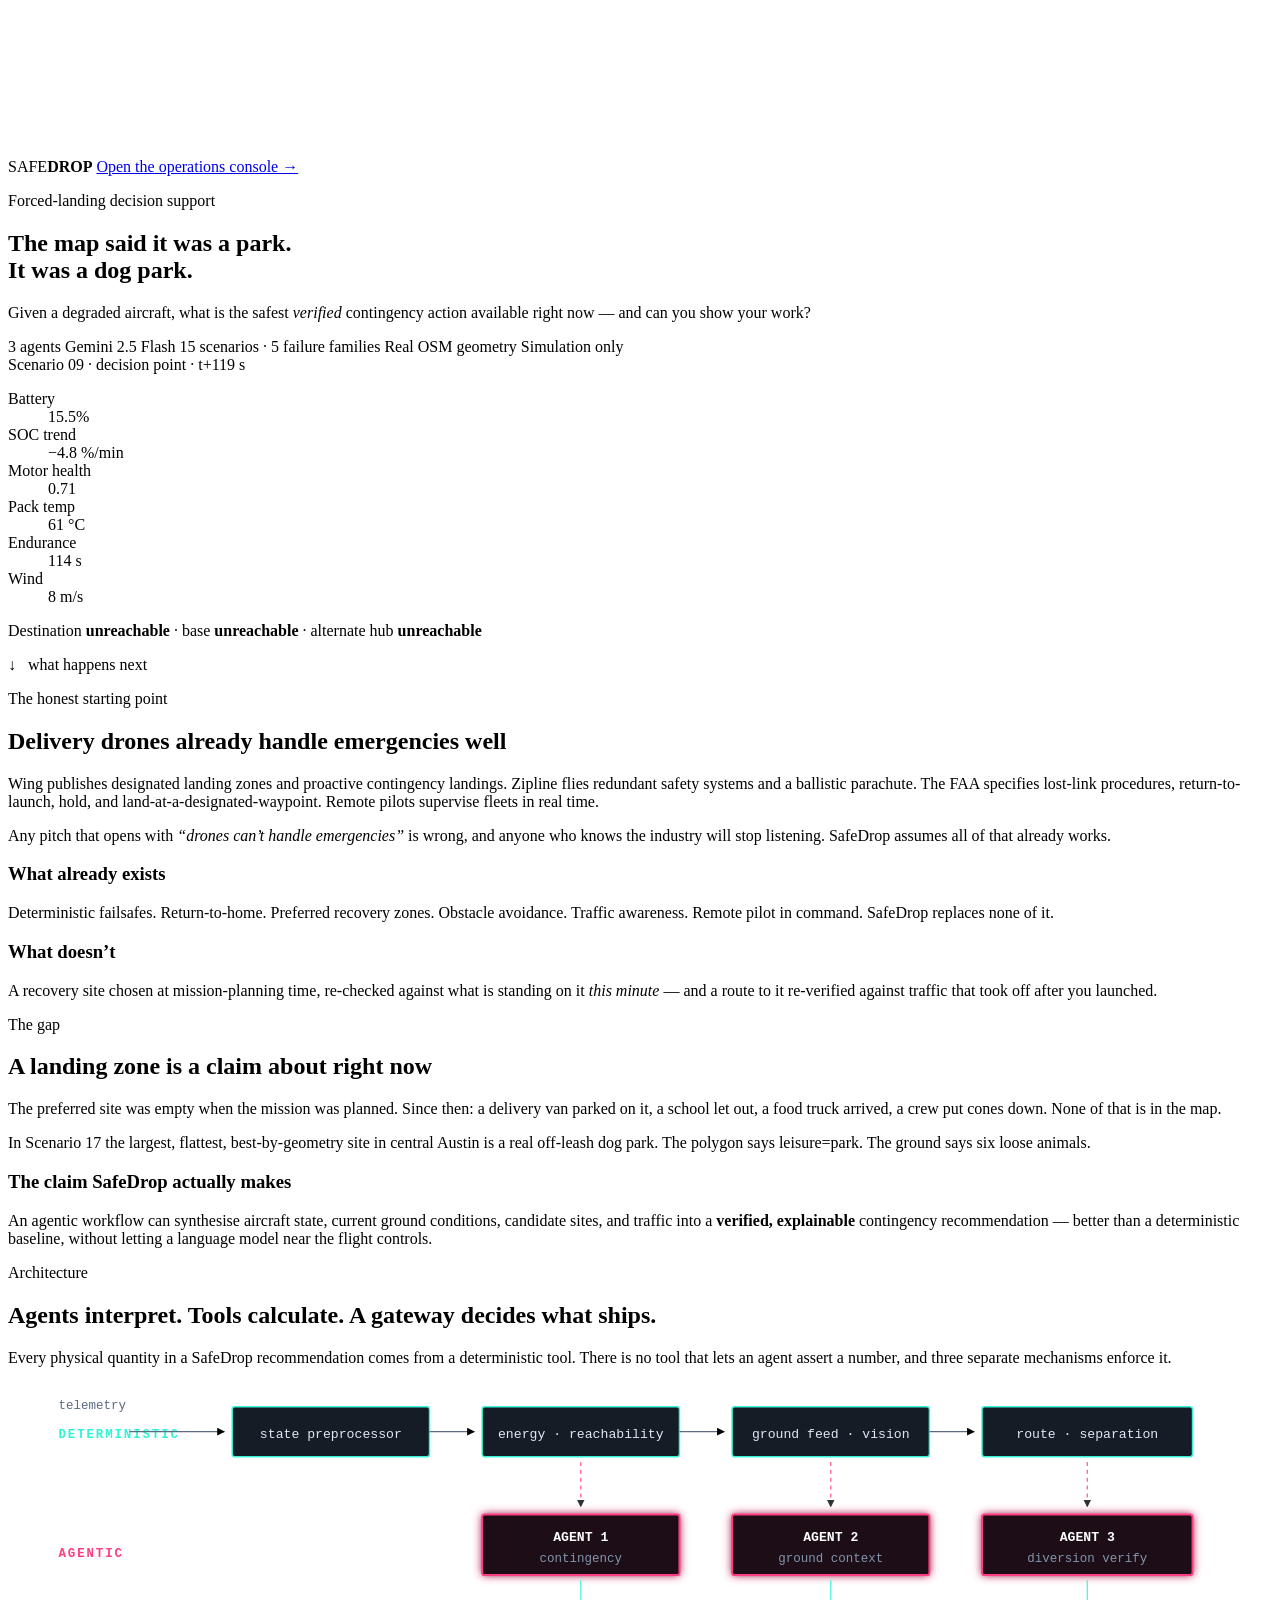
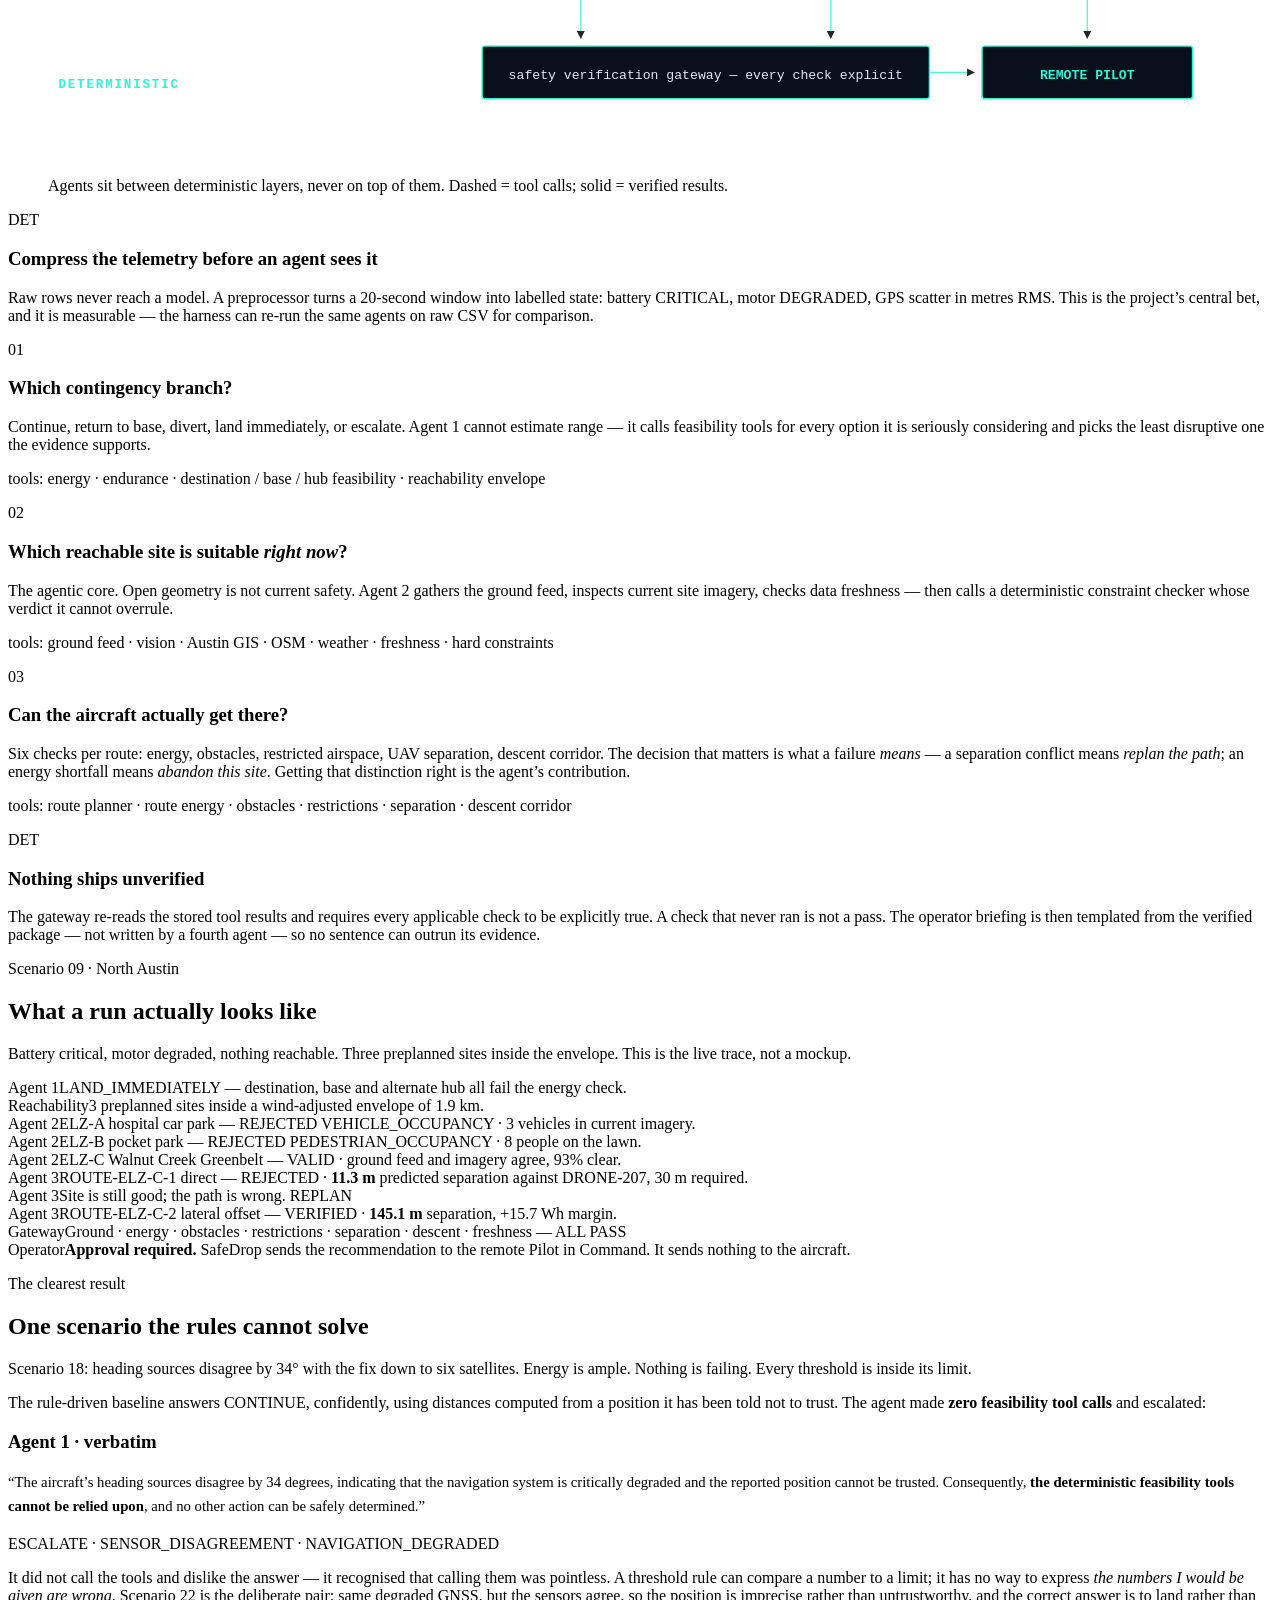
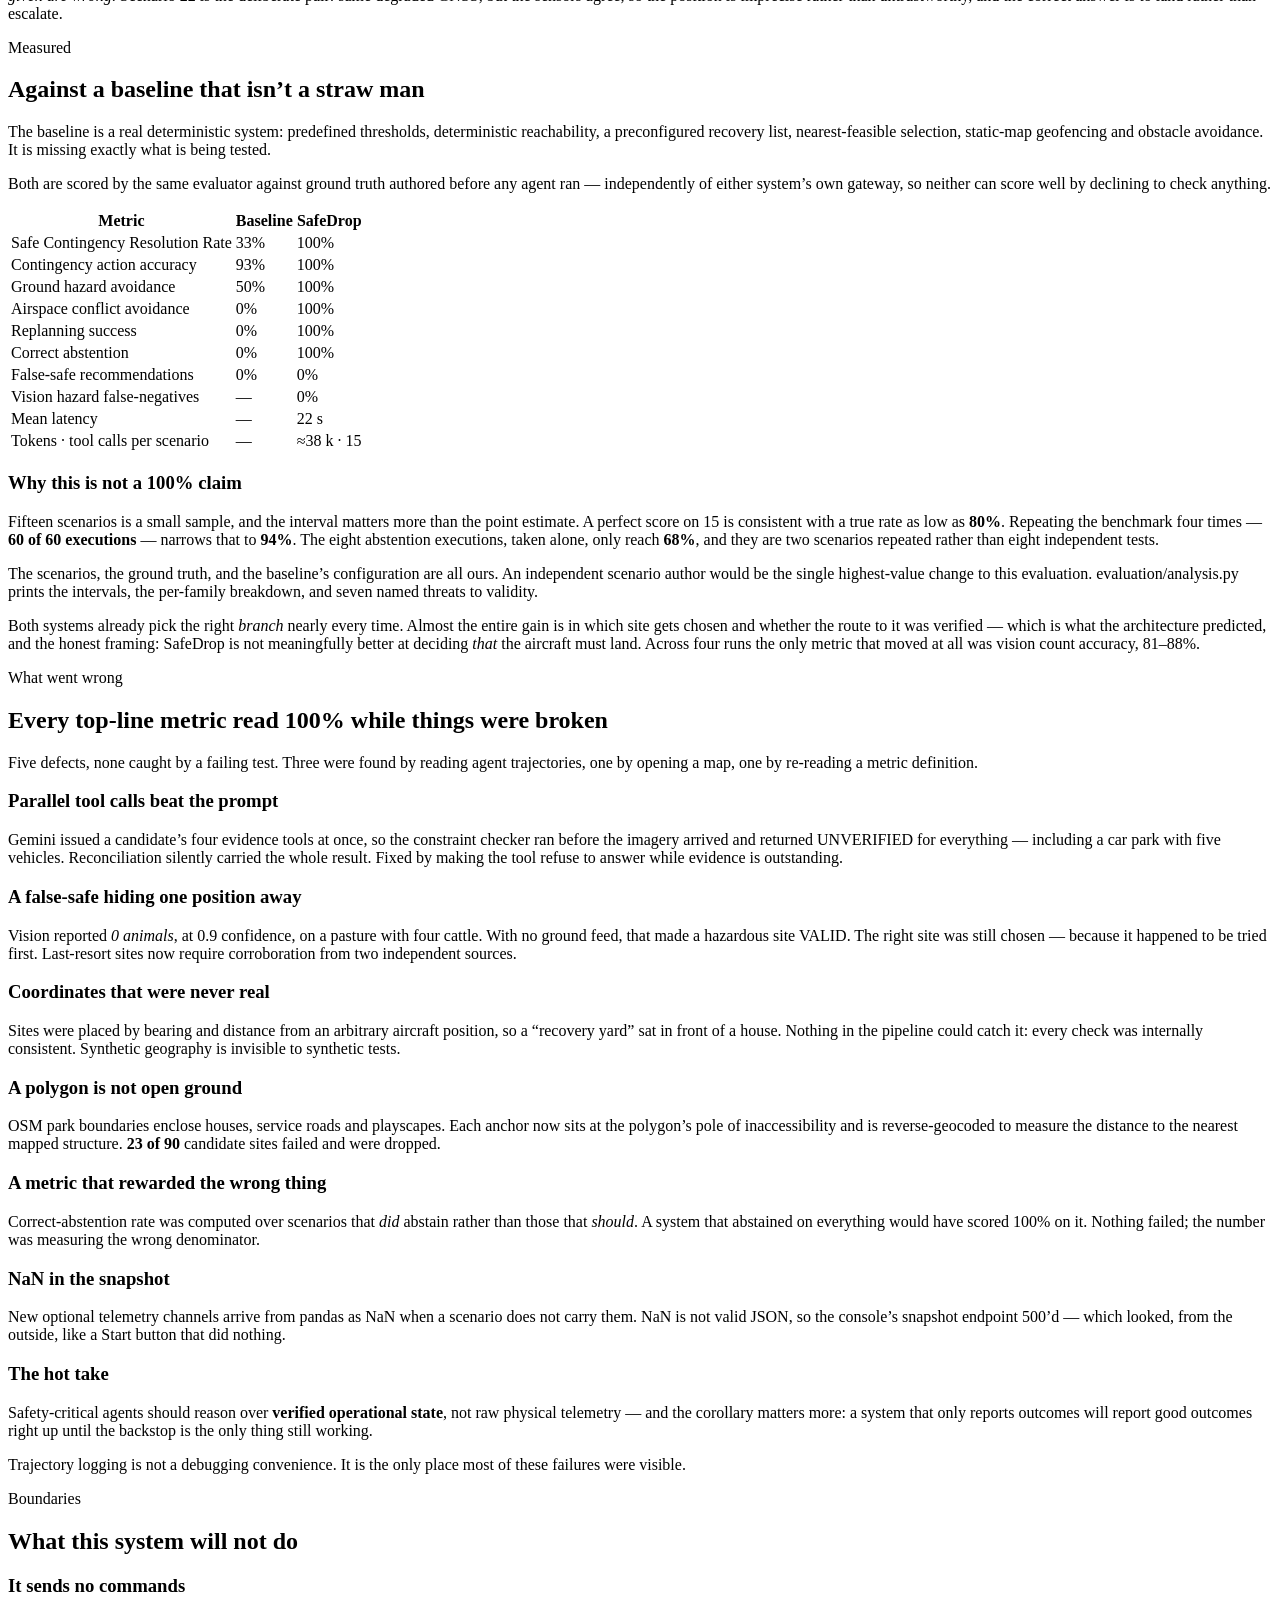
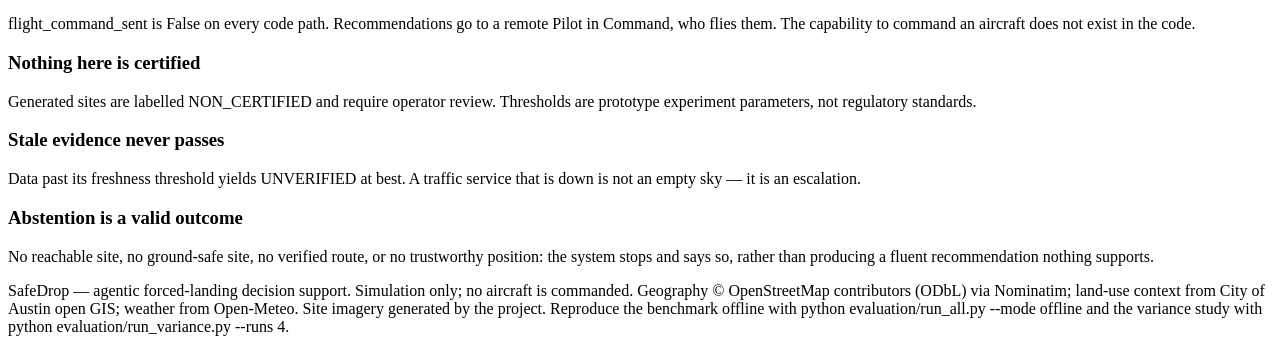
<file: landing/body.html>
</style>
</head>
<body>

<canvas id="sky" aria-hidden="true"></canvas>

<nav class="topnav">
  <span class="brand">SAFE<b>DROP</b></span>
  <a href="/">Open the operations console &rarr;</a>
</nav>

<div class="wrap">

  <section class="hero">
    <div class="hero-inner">
      <p class="eyebrow">Forced-landing decision support</p>
      <h1>The map said it was a park.<br><span class="glow">It was a dog park.</span></h1>
      <p class="hero-q">Given a degraded aircraft, what is the safest <em>verified</em> contingency action available right now — and can you show your work?</p>
      <div class="tagrow">
        <span class="tag">3 agents</span>
        <span class="tag">Gemini 2.5 Flash</span>
        <span class="tag">15 scenarios &middot; 5 failure families</span>
        <span class="tag">Real OSM geometry</span>
        <span class="tag hot">Simulation only</span>
      </div>

      <div class="strip hud">
        <div class="strip-head"><span class="pulse"></span> Scenario 09 &middot; decision point &middot; t+119 s</div>
        <dl class="readouts">
          <div class="ro"><dt>Battery</dt><dd class="bad">15.5%</dd></div>
          <div class="ro"><dt>SOC trend</dt><dd class="bad">&minus;4.8 %/min</dd></div>
          <div class="ro"><dt>Motor health</dt><dd class="warn">0.71</dd></div>
          <div class="ro"><dt>Pack temp</dt><dd class="warn">61 &deg;C</dd></div>
          <div class="ro"><dt>Endurance</dt><dd class="bad">114 s</dd></div>
          <div class="ro"><dt>Wind</dt><dd class="warn">8 m/s</dd></div>
        </dl>
        <div class="strip-foot">Destination <strong>unreachable</strong> &middot; base <strong>unreachable</strong> &middot; alternate hub <strong>unreachable</strong></div>
      </div>

      <p class="scrollcue">&darr; &nbsp; what happens next</p>
    </div>
  </section>

  <section>
    <div class="col">
      <p class="eyebrow">The honest starting point</p>
      <h2>Delivery drones already handle emergencies well</h2>
      <p>Wing publishes designated landing zones and proactive contingency landings. Zipline flies redundant safety systems and a ballistic parachute. The FAA specifies lost-link procedures, return-to-launch, hold, and land-at-a-designated-waypoint. Remote pilots supervise fleets in real time.</p>
      <p>Any pitch that opens with <em>&ldquo;drones can&rsquo;t handle emergencies&rdquo;</em> is wrong, and anyone who knows the industry will stop listening. SafeDrop assumes all of that already works.</p>
    </div>
    <div class="grid2">
      <div class="card hud">
        <h3>What already exists</h3>
        <p>Deterministic failsafes. Return-to-home. Preferred recovery zones. Obstacle avoidance. Traffic awareness. Remote pilot in command. SafeDrop replaces none of it.</p>
      </div>
      <div class="card hud accent">
        <h3>What doesn&rsquo;t</h3>
        <p>A recovery site chosen at mission-planning time, re-checked against what is standing on it <em>this minute</em> — and a route to it re-verified against traffic that took off after you launched.</p>
      </div>
    </div>
  </section>

  <section>
    <div class="col">
      <p class="eyebrow">The gap</p>
      <h2>A landing zone is a claim about right now</h2>
      <p>The preferred site was empty when the mission was planned. Since then: a delivery van parked on it, a school let out, a food truck arrived, a crew put cones down. None of that is in the map.</p>
      <p>In Scenario 17 the largest, flattest, best-by-geometry site in central Austin is a real off-leash dog park. The polygon says <span class="mono">leisure=park</span>. The ground says six loose animals.</p>
    </div>
    <div class="callout hud">
      <h3>The claim SafeDrop actually makes</h3>
      <p>An agentic workflow can synthesise aircraft state, current ground conditions, candidate sites, and traffic into a <strong>verified, explainable</strong> contingency recommendation — better than a deterministic baseline, without letting a language model near the flight controls.</p>
    </div>
  </section>

  <section>
    <div class="col">
      <p class="eyebrow">Architecture</p>
      <h2>Agents interpret. Tools calculate. A gateway decides what ships.</h2>
      <p>Every physical quantity in a SafeDrop recommendation comes from a deterministic tool. There is no tool that lets an agent assert a number, and three separate mechanisms enforce it.</p>
    </div>

    <figure>
      <svg viewBox="0 0 900 300" role="img" aria-label="Pipeline: telemetry is compressed, three agents run in sequence against deterministic tools, and a verification gateway gates the operator hand-off.">
        <defs>
          <marker id="ar" viewBox="0 0 10 10" refX="9" refY="5" markerWidth="6" markerHeight="6" orient="auto">
            <path d="M0 0 L10 5 L0 10 z" fill="currentColor"/>
          </marker>
          <filter id="soft" x="-40%" y="-40%" width="180%" height="180%">
            <feGaussianBlur stdDeviation="3.2" result="b"/>
            <feMerge><feMergeNode in="b"/><feMergeNode in="SourceGraphic"/></feMerge>
          </filter>
        </defs>
        <g font-family="JetBrains Mono, monospace" font-size="11">
          <text x="8" y="42" fill="#2FF3D6" font-weight="700" font-size="9.5" letter-spacing="1.4">DETERMINISTIC</text>
          <text x="8" y="132" fill="#FF3D81" font-weight="700" font-size="9.5" letter-spacing="1.4">AGENTIC</text>
          <text x="8" y="232" fill="#2FF3D6" font-weight="700" font-size="9.5" letter-spacing="1.4">DETERMINISTIC</text>

          <g fill="#0A101B" stroke="#2FF3D6" stroke-width="1.1" opacity=".95">
            <rect x="140" y="18" width="150" height="38" rx="2"/>
            <rect x="330" y="18" width="150" height="38" rx="2"/>
            <rect x="520" y="18" width="150" height="38" rx="2"/>
            <rect x="710" y="18" width="160" height="38" rx="2"/>
          </g>
          <g fill="#DFE8F3" font-size="10" text-anchor="middle">
            <text x="215" y="42">state preprocessor</text>
            <text x="405" y="42">energy &middot; reachability</text>
            <text x="595" y="42">ground feed &middot; vision</text>
            <text x="790" y="42">route &middot; separation</text>
          </g>

          <g fill="#1A0C15" stroke="#FF3D81" stroke-width="1.5" filter="url(#soft)">
            <rect x="330" y="100" width="150" height="46" rx="2"/>
            <rect x="520" y="100" width="150" height="46" rx="2"/>
            <rect x="710" y="100" width="160" height="46" rx="2"/>
          </g>
          <g fill="#FFF" text-anchor="middle">
            <text x="405" y="120" font-weight="700" font-size="10">AGENT 1</text>
            <text x="405" y="136" font-size="9.5" fill="#8395AC">contingency</text>
            <text x="595" y="120" font-weight="700" font-size="10">AGENT 2</text>
            <text x="595" y="136" font-size="9.5" fill="#8395AC">ground context</text>
            <text x="790" y="120" font-weight="700" font-size="10">AGENT 3</text>
            <text x="790" y="136" font-size="9.5" fill="#8395AC">diversion verify</text>
          </g>

          <g fill="#0A101B" stroke="#2FF3D6" stroke-width="1.1">
            <rect x="330" y="200" width="340" height="40" rx="2"/>
            <rect x="710" y="200" width="160" height="40" rx="2"/>
          </g>
          <text x="500" y="225" fill="#DFE8F3" font-size="10" text-anchor="middle">safety verification gateway — every check explicit</text>
          <text x="790" y="225" fill="#2FF3D6" font-size="10" text-anchor="middle" font-weight="700">REMOTE PILOT</text>

          <g stroke="#5A6B82" stroke-width="1" fill="none" marker-end="url(#ar)" color="#5A6B82">
            <path d="M62 37 H134"/><path d="M290 37 H324"/><path d="M480 37 H514"/><path d="M670 37 H704"/>
          </g>
          <g stroke="#FF3D81" stroke-width="1" fill="none" marker-end="url(#ar)" color="#FF3D81" stroke-dasharray="3 3" opacity=".8">
            <path d="M405 60 V94"/><path d="M595 60 V94"/><path d="M790 60 V94"/>
          </g>
          <g stroke="#2FF3D6" stroke-width="1" fill="none" marker-end="url(#ar)" color="#2FF3D6" opacity=".85">
            <path d="M405 150 V194"/><path d="M595 150 V194"/><path d="M790 150 V194"/><path d="M670 220 H704"/>
          </g>
          <text x="8" y="20" fill="#5A6B82" font-size="9.5">telemetry</text>
        </g>
      </svg>
      <figcaption>Agents sit between deterministic layers, never on top of them. Dashed = tool calls; solid = verified results.</figcaption>
    </figure>

    <div class="stages">
      <div class="stage">
        <div class="stage-n det">DET</div>
        <div>
          <h3>Compress the telemetry before an agent sees it</h3>
          <p>Raw rows never reach a model. A preprocessor turns a 20-second window into labelled state: battery <span class="mono">CRITICAL</span>, motor <span class="mono">DEGRADED</span>, GPS scatter in metres RMS. This is the project&rsquo;s central bet, and it is measurable — the harness can re-run the same agents on raw CSV for comparison.</p>
        </div>
      </div>
      <div class="stage">
        <div class="stage-n">01</div>
        <div>
          <h3>Which contingency branch?</h3>
          <p>Continue, return to base, divert, land immediately, or escalate. Agent 1 cannot estimate range — it calls feasibility tools for every option it is seriously considering and picks the least disruptive one the evidence supports.</p>
          <p class="tools">tools: energy &middot; endurance &middot; destination / base / hub feasibility &middot; reachability envelope</p>
        </div>
      </div>
      <div class="stage">
        <div class="stage-n">02</div>
        <div>
          <h3>Which reachable site is suitable <em>right now</em>?</h3>
          <p>The agentic core. Open geometry is not current safety. Agent 2 gathers the ground feed, inspects current site imagery, checks data freshness — then calls a deterministic constraint checker whose verdict it cannot overrule.</p>
          <p class="tools">tools: ground feed &middot; vision &middot; Austin GIS &middot; OSM &middot; weather &middot; freshness &middot; hard constraints</p>
        </div>
      </div>
      <div class="stage">
        <div class="stage-n">03</div>
        <div>
          <h3>Can the aircraft actually get there?</h3>
          <p>Six checks per route: energy, obstacles, restricted airspace, UAV separation, descent corridor. The decision that matters is what a failure <em>means</em> — a separation conflict means <em>replan the path</em>; an energy shortfall means <em>abandon this site</em>. Getting that distinction right is the agent&rsquo;s contribution.</p>
          <p class="tools">tools: route planner &middot; route energy &middot; obstacles &middot; restrictions &middot; separation &middot; descent corridor</p>
        </div>
      </div>
      <div class="stage">
        <div class="stage-n det">DET</div>
        <div>
          <h3>Nothing ships unverified</h3>
          <p>The gateway re-reads the stored tool results and requires every applicable check to be explicitly true. A check that never ran is not a pass. The operator briefing is then templated from the verified package — not written by a fourth agent — so no sentence can outrun its evidence.</p>
        </div>
      </div>
    </div>
  </section>

  <section>
    <div class="col">
      <p class="eyebrow">Scenario 09 &middot; North Austin</p>
      <h2>What a run actually looks like</h2>
      <p>Battery critical, motor degraded, nothing reachable. Three preplanned sites inside the envelope. This is the live trace, not a mockup.</p>
    </div>

    <div class="trace hud">
      <div class="trace-row"><span class="trace-who">Agent 1</span><span class="trace-what"><span class="verdict fail">LAND_IMMEDIATELY</span> — destination, base and alternate hub all fail the energy check.</span></div>
      <div class="trace-row"><span class="trace-who">Reachability</span><span class="trace-what">3 preplanned sites inside a wind-adjusted envelope of 1.9 km.</span></div>
      <div class="trace-row"><span class="trace-who">Agent 2</span><span class="trace-what"><span class="mono">ELZ-A</span> hospital car park — <span class="verdict fail">REJECTED</span> <span class="mono">VEHICLE_OCCUPANCY</span> &middot; 3 vehicles in current imagery.</span></div>
      <div class="trace-row"><span class="trace-who">Agent 2</span><span class="trace-what"><span class="mono">ELZ-B</span> pocket park — <span class="verdict fail">REJECTED</span> <span class="mono">PEDESTRIAN_OCCUPANCY</span> &middot; 8 people on the lawn.</span></div>
      <div class="trace-row"><span class="trace-who">Agent 2</span><span class="trace-what"><span class="mono">ELZ-C</span> Walnut Creek Greenbelt — <span class="verdict pass">VALID</span> &middot; ground feed and imagery agree, 93% clear.</span></div>
      <div class="trace-row"><span class="trace-who">Agent 3</span><span class="trace-what"><span class="mono">ROUTE-ELZ-C-1</span> direct — <span class="verdict fail">REJECTED</span> &middot; <strong class="mono">11.3 m</strong> predicted separation against <span class="mono">DRONE-207</span>, 30 m required.</span></div>
      <div class="trace-row"><span class="trace-who">Agent 3</span><span class="trace-what">Site is still good; the path is wrong. <span class="verdict warn">REPLAN</span></span></div>
      <div class="trace-row"><span class="trace-who">Agent 3</span><span class="trace-what"><span class="mono">ROUTE-ELZ-C-2</span> lateral offset — <span class="verdict pass">VERIFIED</span> &middot; <strong class="mono">145.1 m</strong> separation, +15.7 Wh margin.</span></div>
      <div class="trace-row"><span class="trace-who">Gateway</span><span class="trace-what">Ground &middot; energy &middot; obstacles &middot; restrictions &middot; separation &middot; descent &middot; freshness — <span class="verdict pass">ALL PASS</span></span></div>
      <div class="trace-row final"><span class="trace-who">Operator</span><span class="trace-what"><strong>Approval required.</strong> SafeDrop sends the recommendation to the remote Pilot in Command. It sends nothing to the aircraft.</span></div>
    </div>
  </section>

  <section>
    <div class="col">
      <p class="eyebrow">The clearest result</p>
      <h2>One scenario the rules cannot solve</h2>
      <p>Scenario 18: heading sources disagree by 34&deg; with the fix down to six satellites. Energy is ample. Nothing is failing. Every threshold is inside its limit.</p>
      <p>The rule-driven baseline answers <span class="mono">CONTINUE</span>, confidently, using distances computed from a position it has been told not to trust. The agent made <strong>zero feasibility tool calls</strong> and escalated:</p>
    </div>

    <div class="callout hud cyan">
      <h3>Agent 1 &middot; verbatim</h3>
      <p style="color: var(--text); font-family: var(--mono); font-size: .92rem; line-height: 1.6">&ldquo;The aircraft&rsquo;s heading sources disagree by 34 degrees, indicating that the navigation system is critically degraded and the reported position cannot be trusted. Consequently, <strong>the deterministic feasibility tools cannot be relied upon</strong>, and no other action can be safely determined.&rdquo;</p>
      <p><span class="mono">ESCALATE</span> &middot; <span class="mono">SENSOR_DISAGREEMENT</span> &middot; <span class="mono">NAVIGATION_DEGRADED</span></p>
    </div>

    <p class="note">It did not call the tools and dislike the answer — it recognised that calling them was pointless. A threshold rule can compare a number to a limit; it has no way to express <em>the numbers I would be given are wrong</em>. Scenario 22 is the deliberate pair: same degraded GNSS, but the sensors agree, so the position is imprecise rather than untrustworthy, and the correct answer is to land rather than escalate.</p>
  </section>

  <section>
    <div class="col">
      <p class="eyebrow">Measured</p>
      <h2>Against a baseline that isn&rsquo;t a straw man</h2>
      <p>The baseline is a real deterministic system: predefined thresholds, deterministic reachability, a preconfigured recovery list, nearest-feasible selection, static-map geofencing and obstacle avoidance. It is missing exactly what is being tested.</p>
      <p>Both are scored by the same evaluator against ground truth authored before any agent ran — independently of either system&rsquo;s own gateway, so neither can score well by declining to check anything.</p>
    </div>

    <div class="tablewrap hud">
      <table>
        <thead><tr><th>Metric</th><th style="text-align:right">Baseline</th><th style="text-align:right">SafeDrop</th></tr></thead>
        <tbody>
          <tr><td class="lead">Safe Contingency Resolution Rate</td><td class="num lose">33%</td><td class="num win">100%</td></tr>
          <tr><td>Contingency action accuracy</td><td class="num">93%</td><td class="num">100%</td></tr>
          <tr><td>Ground hazard avoidance</td><td class="num lose">50%</td><td class="num win">100%</td></tr>
          <tr><td>Airspace conflict avoidance</td><td class="num lose">0%</td><td class="num win">100%</td></tr>
          <tr><td>Replanning success</td><td class="num lose">0%</td><td class="num win">100%</td></tr>
          <tr><td>Correct abstention</td><td class="num lose">0%</td><td class="num win">100%</td></tr>
          <tr><td>False-safe recommendations</td><td class="num">0%</td><td class="num">0%</td></tr>
          <tr><td>Vision hazard false-negatives</td><td class="num">&mdash;</td><td class="num win">0%</td></tr>
          <tr><td>Mean latency</td><td class="num">&mdash;</td><td class="num">22 s</td></tr>
          <tr><td>Tokens &middot; tool calls per scenario</td><td class="num">&mdash;</td><td class="num">&asymp;38 k &middot; 15</td></tr>
        </tbody>
      </table>
    </div>

    <div class="callout hud cyan">
      <h3>Why this is not a 100% claim</h3>
      <p>Fifteen scenarios is a small sample, and the interval matters more than the point estimate. A perfect score on 15 is consistent with a true rate as low as <strong>80%</strong>. Repeating the benchmark four times — <strong>60 of 60 executions</strong> — narrows that to <strong>94%</strong>. The eight abstention executions, taken alone, only reach <strong>68%</strong>, and they are two scenarios repeated rather than eight independent tests.</p>
      <p>The scenarios, the ground truth, and the baseline&rsquo;s configuration are all ours. An independent scenario author would be the single highest-value change to this evaluation. <span class="mono">evaluation/analysis.py</span> prints the intervals, the per-family breakdown, and seven named threats to validity.</p>
    </div>

    <p class="note">Both systems already pick the right <em>branch</em> nearly every time. Almost the entire gain is in which site gets chosen and whether the route to it was verified — which is what the architecture predicted, and the honest framing: SafeDrop is not meaningfully better at deciding <em>that</em> the aircraft must land. Across four runs the only metric that moved at all was vision count accuracy, 81&ndash;88%.</p>
  </section>

  <section>
    <div class="col">
      <p class="eyebrow">What went wrong</p>
      <h2>Every top-line metric read 100% while things were broken</h2>
      <p>Five defects, none caught by a failing test. Three were found by reading agent trajectories, one by opening a map, one by re-reading a metric definition.</p>
    </div>

    <div class="grid2">
      <div class="card hud">
        <h3>Parallel tool calls beat the prompt</h3>
        <p>Gemini issued a candidate&rsquo;s four evidence tools at once, so the constraint checker ran before the imagery arrived and returned <span class="mono">UNVERIFIED</span> for everything — including a car park with five vehicles. Reconciliation silently carried the whole result. Fixed by making the tool refuse to answer while evidence is outstanding.</p>
      </div>
      <div class="card hud">
        <h3>A false-safe hiding one position away</h3>
        <p>Vision reported <em>0 animals</em>, at 0.9 confidence, on a pasture with four cattle. With no ground feed, that made a hazardous site <span class="mono">VALID</span>. The right site was still chosen — because it happened to be tried first. Last-resort sites now require corroboration from two independent sources.</p>
      </div>
      <div class="card hud">
        <h3>Coordinates that were never real</h3>
        <p>Sites were placed by bearing and distance from an arbitrary aircraft position, so a &ldquo;recovery yard&rdquo; sat in front of a house. Nothing in the pipeline could catch it: every check was internally consistent. Synthetic geography is invisible to synthetic tests.</p>
      </div>
      <div class="card hud">
        <h3>A polygon is not open ground</h3>
        <p>OSM park boundaries enclose houses, service roads and playscapes. Each anchor now sits at the polygon&rsquo;s pole of inaccessibility and is reverse-geocoded to measure the distance to the nearest mapped structure. <strong>23 of 90</strong> candidate sites failed and were dropped.</p>
      </div>
      <div class="card hud">
        <h3>A metric that rewarded the wrong thing</h3>
        <p>Correct-abstention rate was computed over scenarios that <em>did</em> abstain rather than those that <em>should</em>. A system that abstained on everything would have scored 100% on it. Nothing failed; the number was measuring the wrong denominator.</p>
      </div>
      <div class="card hud">
        <h3>NaN in the snapshot</h3>
        <p>New optional telemetry channels arrive from pandas as <span class="mono">NaN</span> when a scenario does not carry them. <span class="mono">NaN</span> is not valid JSON, so the console&rsquo;s snapshot endpoint 500&rsquo;d — which looked, from the outside, like a Start button that did nothing.</p>
      </div>
    </div>

    <div class="callout hud">
      <h3>The hot take</h3>
      <p>Safety-critical agents should reason over <strong>verified operational state</strong>, not raw physical telemetry — and the corollary matters more: a system that only reports outcomes will report good outcomes right up until the backstop is the only thing still working.</p>
      <p>Trajectory logging is not a debugging convenience. It is the only place most of these failures were visible.</p>
    </div>
  </section>

  <section>
    <div class="col">
      <p class="eyebrow">Boundaries</p>
      <h2>What this system will not do</h2>
    </div>
    <div class="grid2">
      <div class="card hud"><h3>It sends no commands</h3><p><span class="mono">flight_command_sent</span> is <span class="mono">False</span> on every code path. Recommendations go to a remote Pilot in Command, who flies them. The capability to command an aircraft does not exist in the code.</p></div>
      <div class="card hud"><h3>Nothing here is certified</h3><p>Generated sites are labelled <span class="mono">NON_CERTIFIED</span> and require operator review. Thresholds are prototype experiment parameters, not regulatory standards.</p></div>
      <div class="card hud"><h3>Stale evidence never passes</h3><p>Data past its freshness threshold yields <span class="mono">UNVERIFIED</span> at best. A traffic service that is down is not an empty sky — it is an escalation.</p></div>
      <div class="card hud"><h3>Abstention is a valid outcome</h3><p>No reachable site, no ground-safe site, no verified route, or no trustworthy position: the system stops and says so, rather than producing a fluent recommendation nothing supports.</p></div>
    </div>
  </section>

  <footer>
    <div class="col">
      <p>SafeDrop — agentic forced-landing decision support. Simulation only; no aircraft is commanded. Geography &copy; OpenStreetMap contributors (ODbL) via Nominatim; land-use context from City of Austin open GIS; weather from Open-Meteo. Site imagery generated by the project. Reproduce the benchmark offline with <span class="mono">python evaluation/run_all.py --mode offline</span> and the variance study with <span class="mono">python evaluation/run_variance.py --runs 4</span>.</p>
    </div>
  </footer>

</div>

<script>
</file>
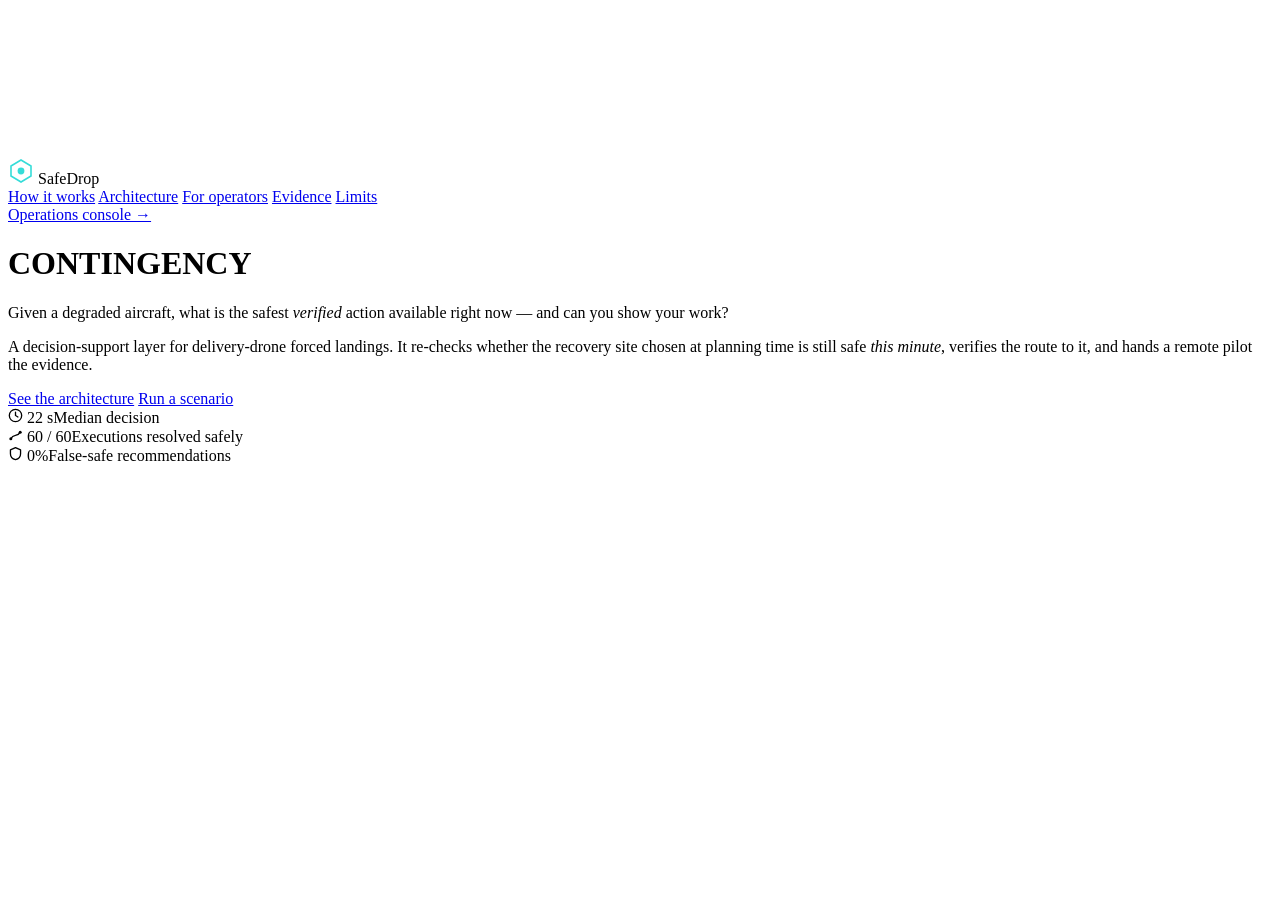
<file: landing/hero.html>
</style>
</head>
<body>

<div class="stage">
  <div class="frame">
    <canvas id="sky" aria-hidden="true"></canvas>

    <div class="pillnav">
      <span class="brandmark">
        <svg width="26" height="26" viewBox="0 0 26 26" aria-hidden="true">
          <path d="M13 2 L23 8 V18 L13 24 L3 18 V8 Z" fill="none" stroke="#35DCD8" stroke-width="1.6"/>
          <circle cx="13" cy="13" r="3.4" fill="#35DCD8"/>
        </svg>
        SafeDrop
      </span>
      <nav class="pills">
        <a class="on" href="#top">How it works</a>
        <a href="#architecture">Architecture</a>
        <a href="#operator">For operators</a>
        <a href="#evidence">Evidence</a>
        <a href="#limits">Limits</a>
      </nav>
      <a class="btn ghost" href="/">Operations console &rarr;</a>
    </div>

    <div class="headline" id="top">
      <div>
        <h1>CONTINGENCY</h1>
        <p class="sub">Given a degraded aircraft, what is the safest <em>verified</em> action available right now — and can you show your work?</p>
      </div>
    </div>

    <div class="framefoot">
      <div>
        <p class="copy">A decision-support layer for delivery-drone forced landings. It re-checks whether the recovery site chosen at planning time is still safe <em>this minute</em>, verifies the route to it, and hands a remote pilot the evidence.</p>
        <div class="cta">
          <a class="btn ghost" href="#architecture">See the architecture</a>
          <a class="btn solid" href="/">Run a scenario</a>
        </div>
      </div>

      <div class="statbar">
        <div class="stat">
          <span class="ic" aria-hidden="true"><svg width="15" height="15" viewBox="0 0 16 16"><circle cx="8" cy="8" r="6.6" fill="none" stroke="currentColor" stroke-width="1.4"/><path d="M8 4.4V8l2.6 1.6" fill="none" stroke="currentColor" stroke-width="1.4" stroke-linecap="round"/></svg></span>
          <span><span class="v">22 s</span><span class="l">Median decision</span></span>
        </div>
        <div class="stat">
          <span class="ic" aria-hidden="true"><svg width="15" height="15" viewBox="0 0 16 16"><path d="M3 12.5c3-6 7-1 10-7" fill="none" stroke="currentColor" stroke-width="1.4" stroke-linecap="round"/><circle cx="3" cy="12.5" r="1.6" fill="currentColor"/><circle cx="13" cy="5.5" r="1.6" fill="currentColor"/></svg></span>
          <span><span class="v">60 / 60</span><span class="l">Executions resolved safely</span></span>
        </div>
        <div class="stat">
          <span class="ic" aria-hidden="true"><svg width="15" height="15" viewBox="0 0 16 16"><path d="M8 1.8l5.4 2.4v4c0 3.3-2.3 5.6-5.4 6.4-3.1-.8-5.4-3.1-5.4-6.4v-4z" fill="none" stroke="currentColor" stroke-width="1.4" stroke-linejoin="round"/></svg></span>
          <span><span class="v">0%</span><span class="l">False-safe recommendations</span></span>
        </div>
      </div>
    </div>
  </div>
</div>

<div class="wrap">
</file>
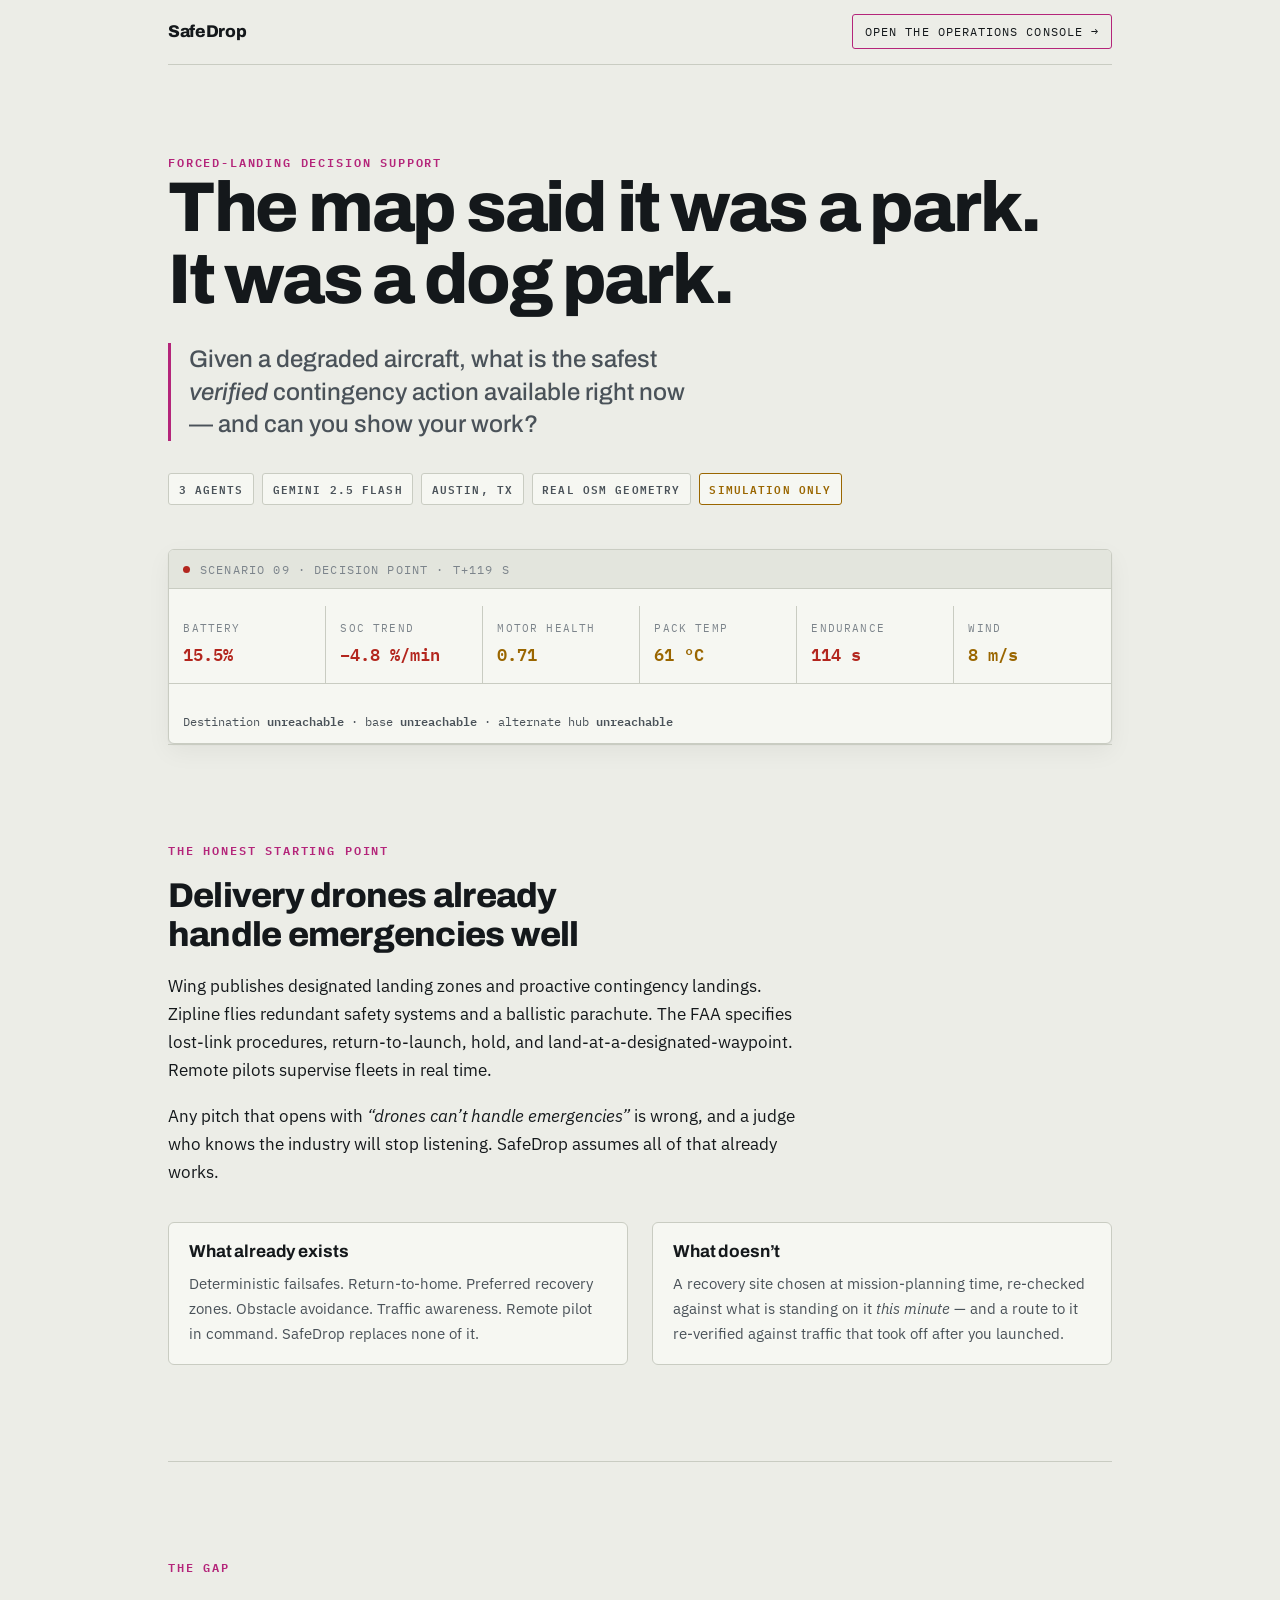
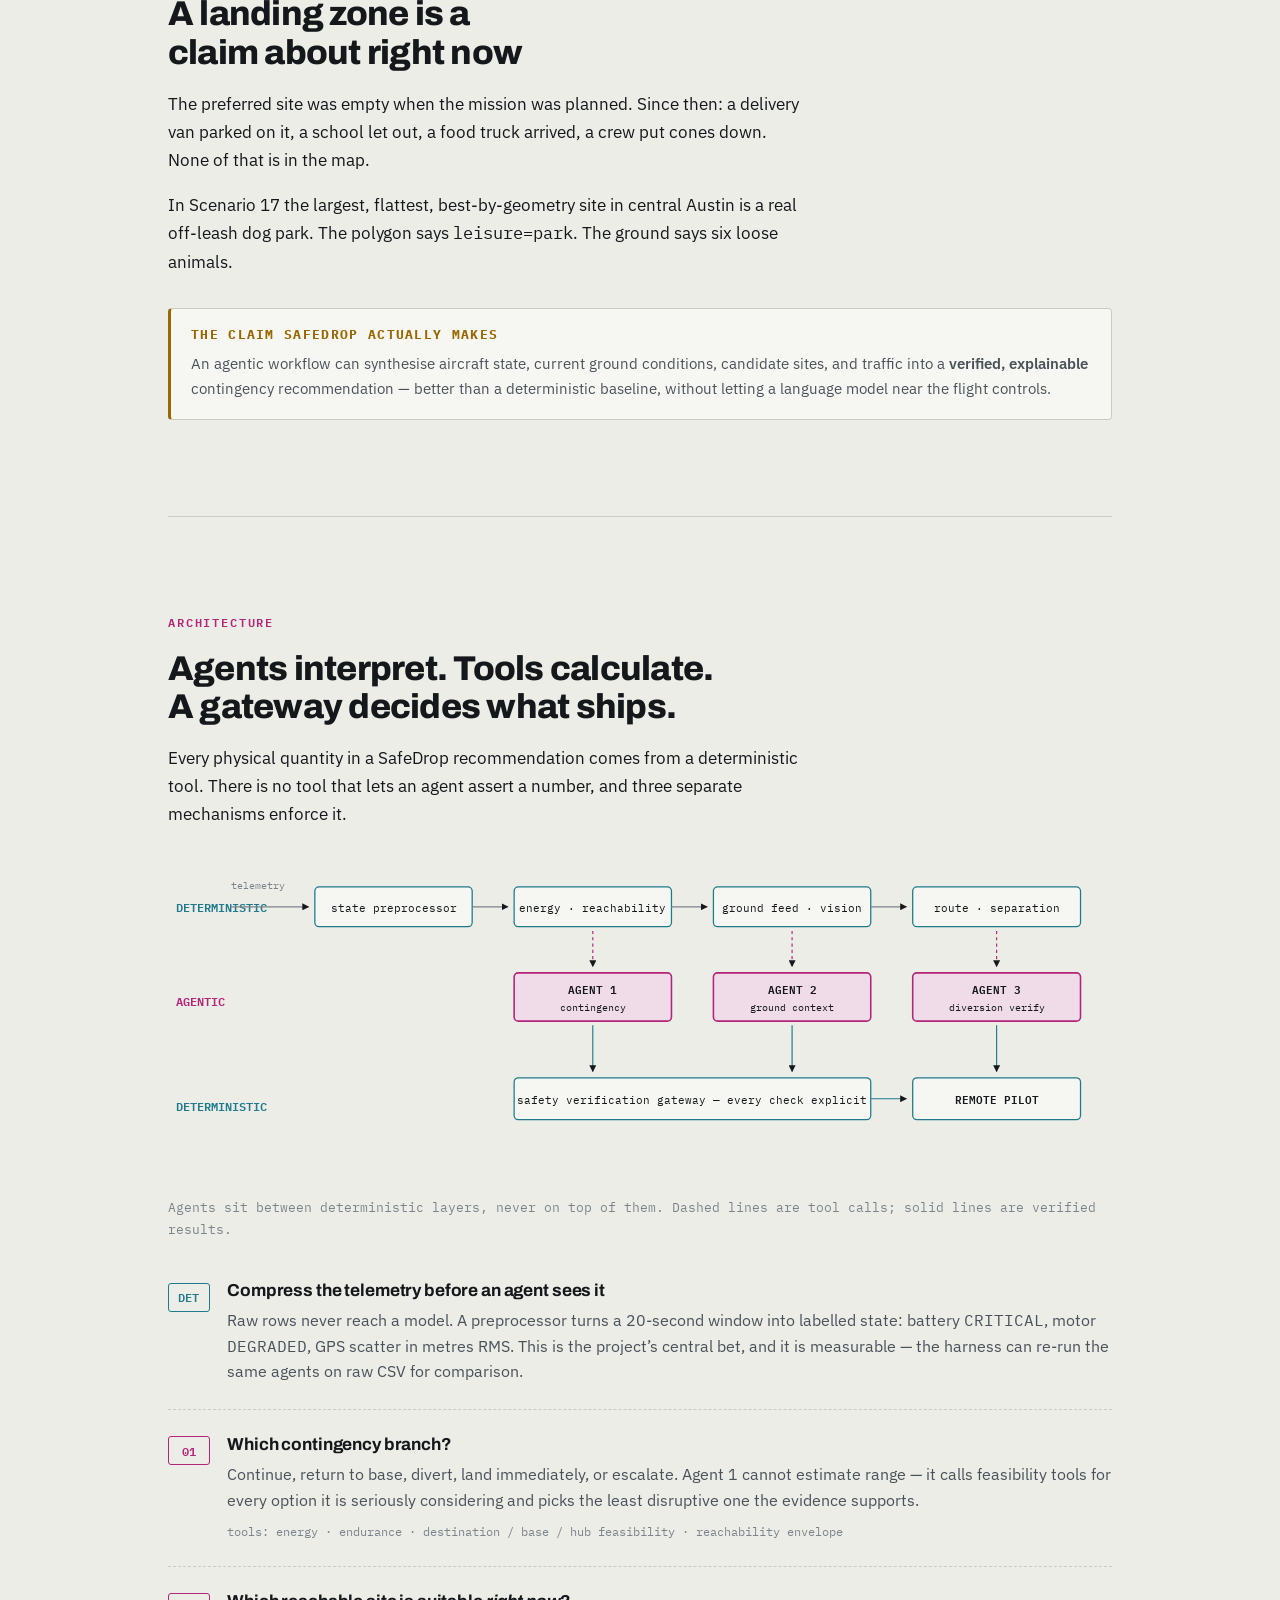
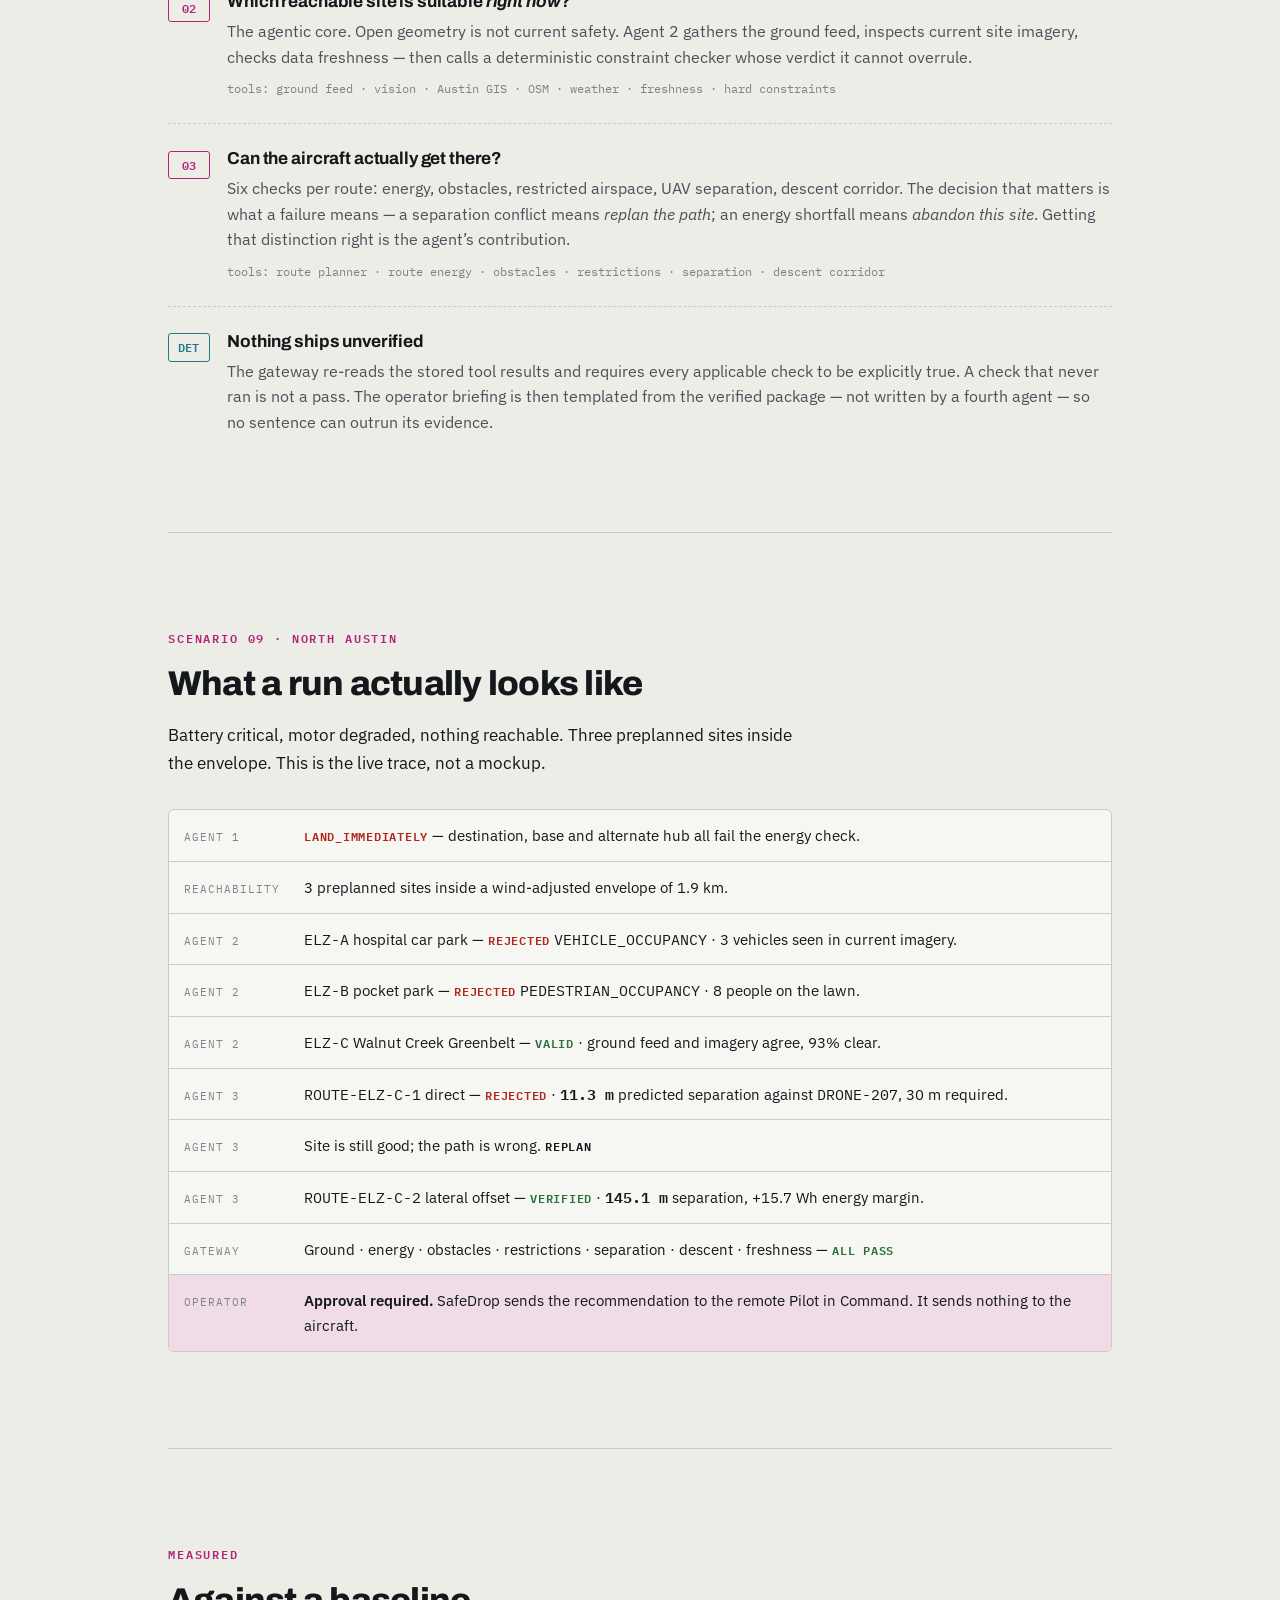
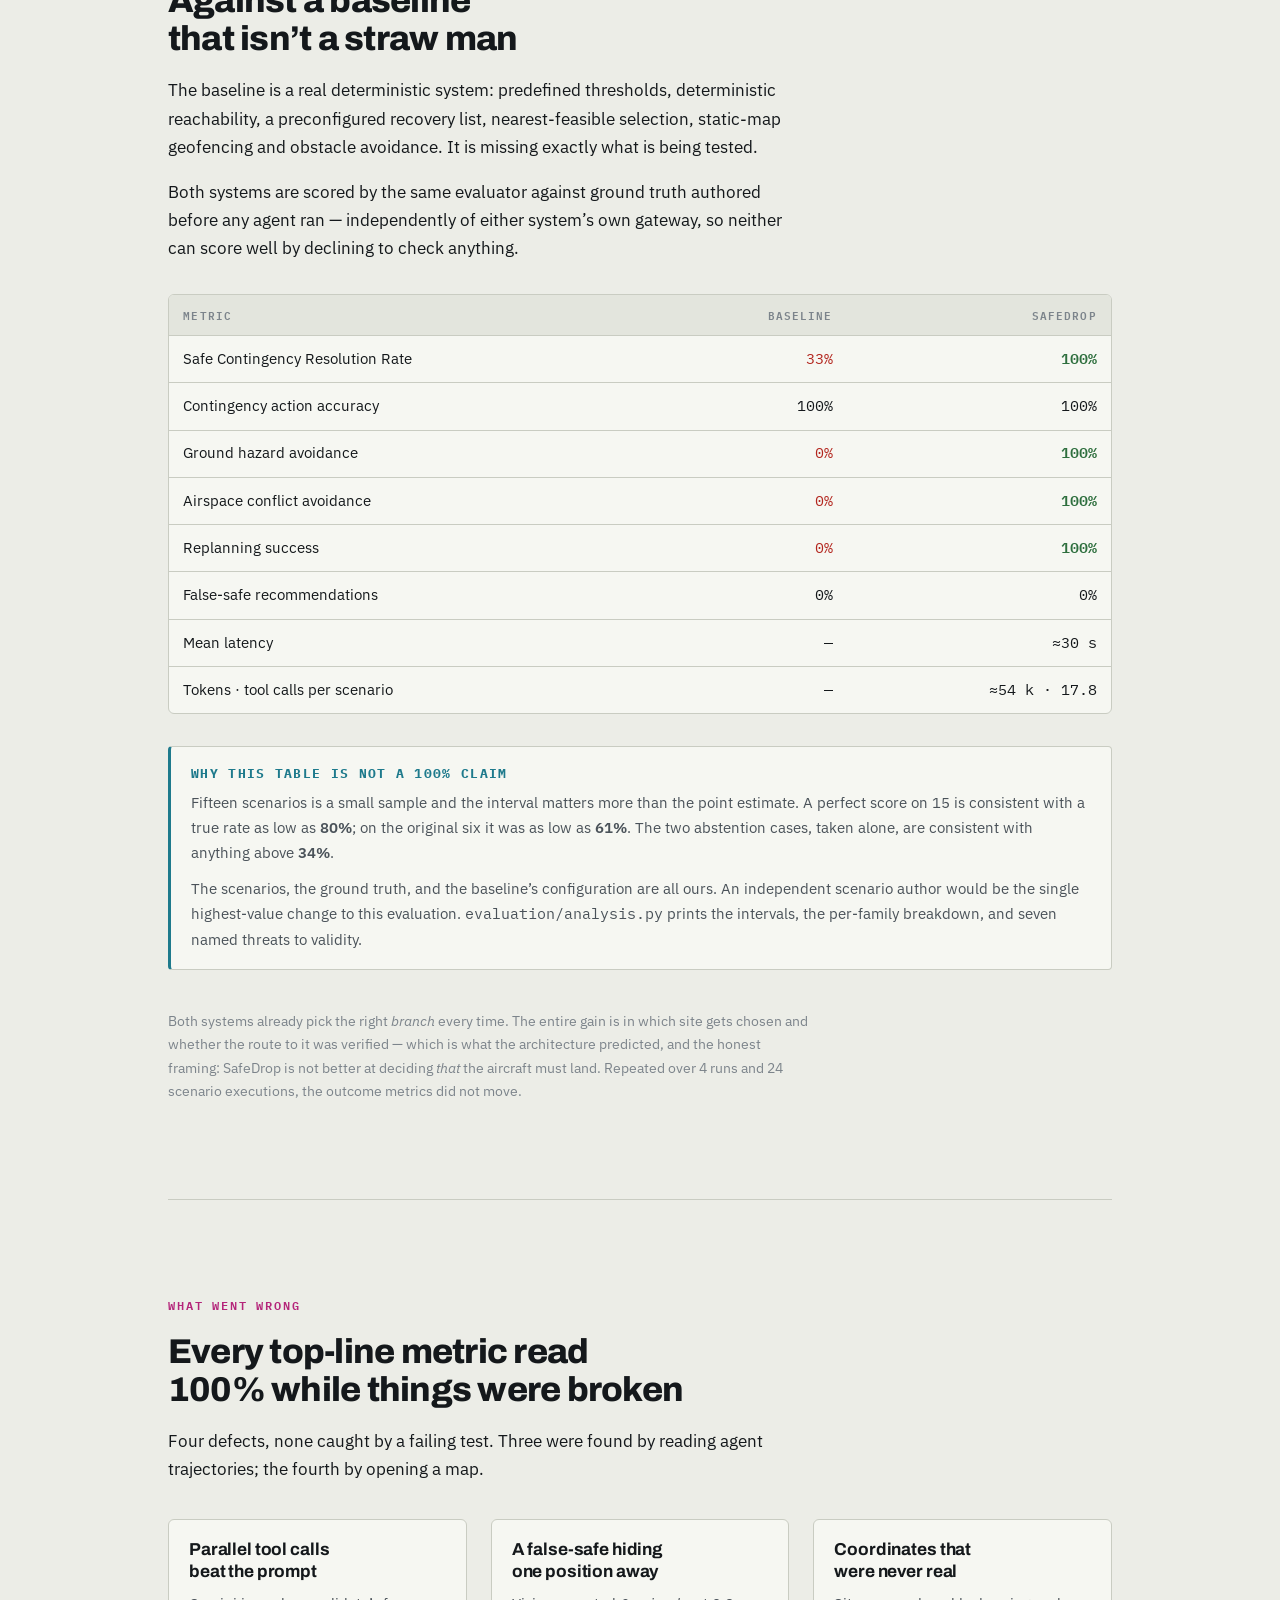
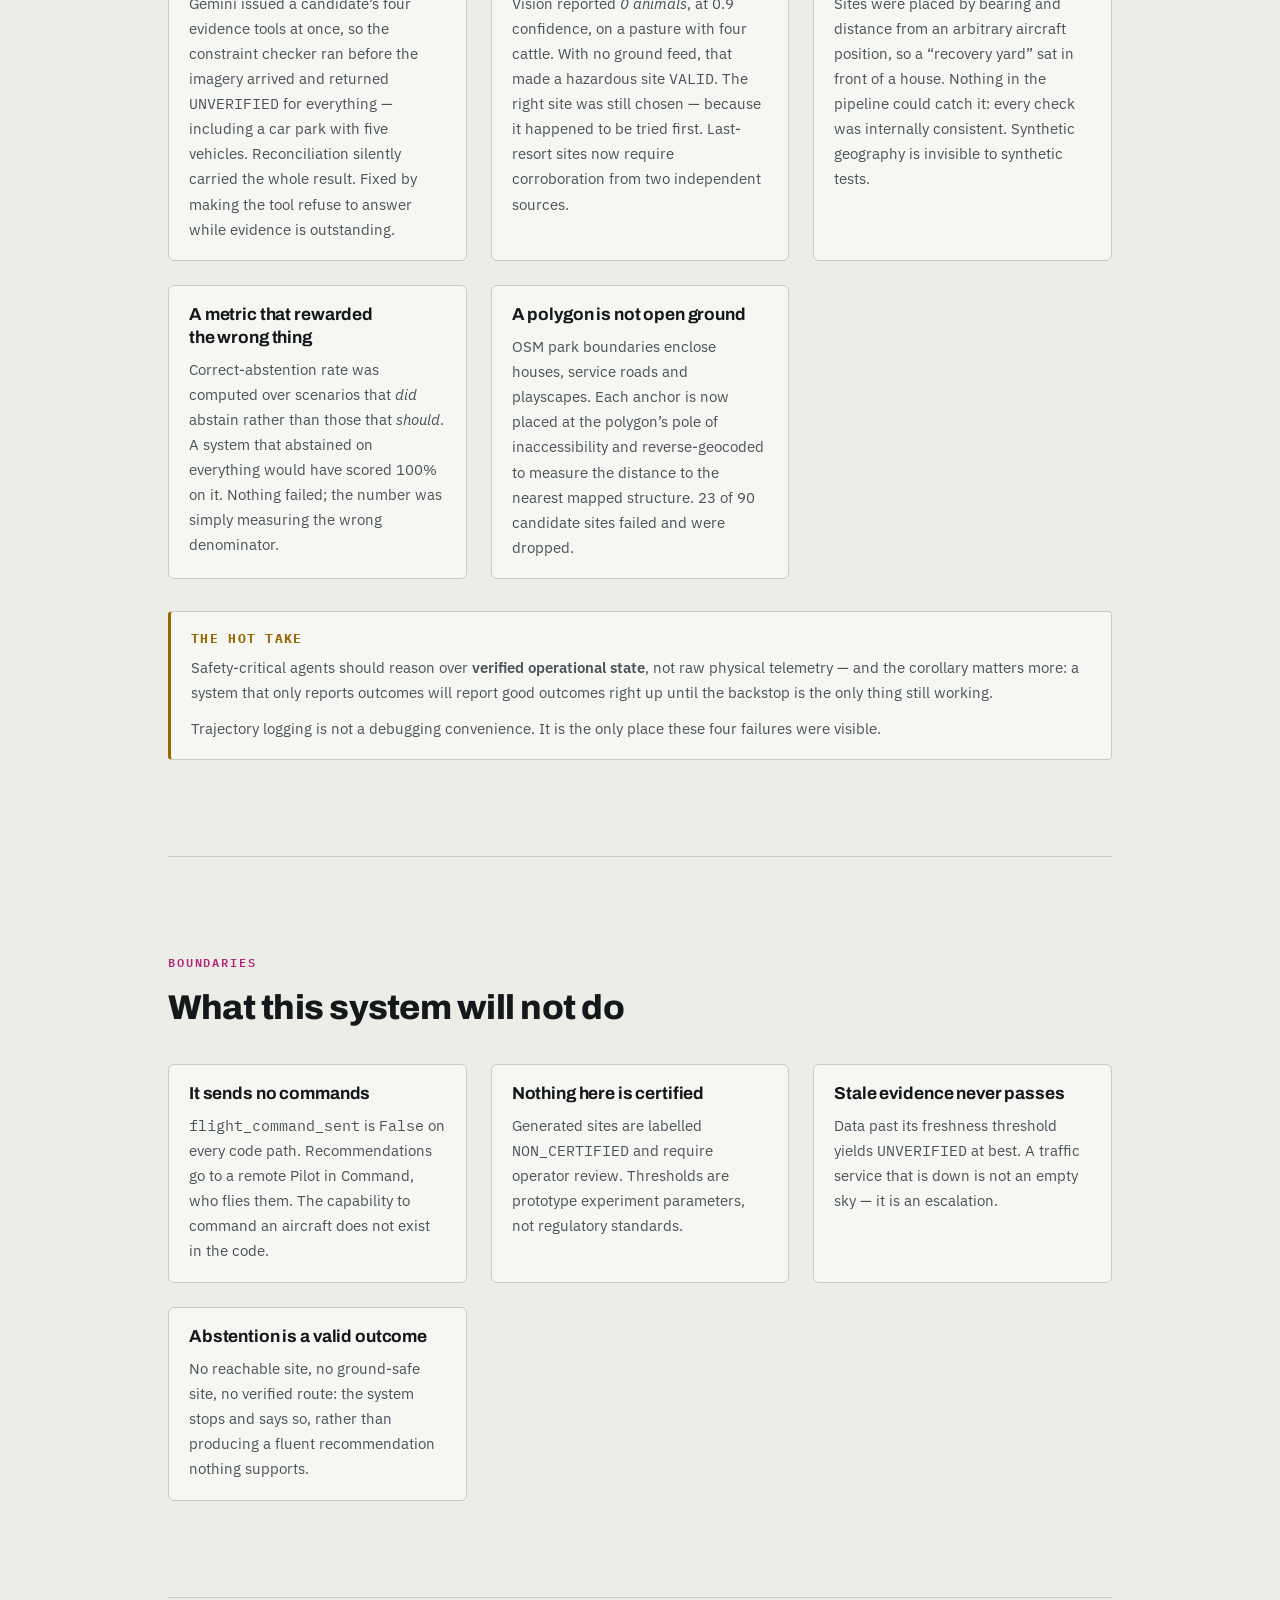
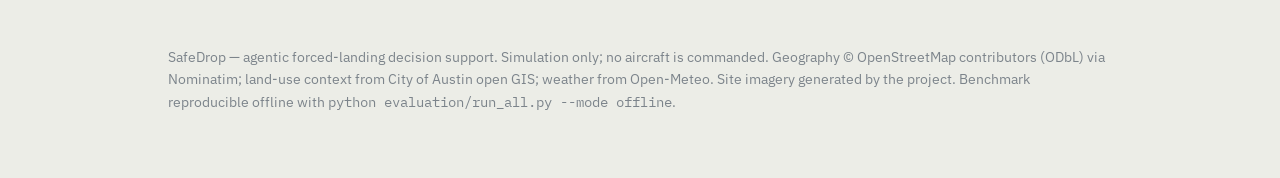
<file: app/web/templates/about.html>
<!doctype html>
<html lang="en">
<head>
<meta charset="utf-8">
<meta name="viewport" content="width=device-width, initial-scale=1">
<title>SafeDrop — how it works</title>
<link rel="preconnect" href="https://fonts.googleapis.com">
<link rel="preconnect" href="https://fonts.gstatic.com" crossorigin>
<link rel="stylesheet" href="https://fonts.googleapis.com/css2?family=Archivo:wght@500;700;800&family=IBM+Plex+Mono:wght@400;500;600&family=IBM+Plex+Sans:wght@400;500;600&display=swap">

<style>
  /* Sectional-chart palette: chart paper, ink linework, airspace magenta,
     water teal. Semantic pass/fail/caution stay separate from the accent. */
  :root {
    --paper:      #ECEDE7;
    --paper-2:    #E3E5DD;
    --card:       #F6F7F2;
    --ink:        #14181B;
    --ink-2:      #4A5259;
    --ink-3:      #7C848B;
    --rule:       #C9CCC2;
    --magenta:    #B4257A;
    --magenta-dim:#F0DCE8;
    --teal:       #1E7A8C;
    --pass:       #2E6F3E;
    --fail:       #B3261E;
    --caution:    #9A6600;
    --shadow:     0 1px 2px rgba(20,24,27,.06), 0 8px 24px rgba(20,24,27,.05);
  }

  :root:not([data-theme="light"]) {
    @media (prefers-color-scheme: dark) {
      --paper:      #11161A;
      --paper-2:    #171D22;
      --card:       #1A2127;
      --ink:        #E6EAE4;
      --ink-2:      #A3ADB4;
      --ink-3:      #6F7A82;
      --rule:       #2C353C;
      --magenta:    #E966AB;
      --magenta-dim:#3A1B2C;
      --teal:       #57B8CB;
      --pass:       #5DBE74;
      --fail:       #F1685E;
      --caution:    #DDA033;
      --shadow:     0 1px 2px rgba(0,0,0,.4), 0 8px 24px rgba(0,0,0,.3);
    }
  }

  :root[data-theme="dark"] {
    --paper:      #11161A;
    --paper-2:    #171D22;
    --card:       #1A2127;
    --ink:        #E6EAE4;
    --ink-2:      #A3ADB4;
    --ink-3:      #6F7A82;
    --rule:       #2C353C;
    --magenta:    #E966AB;
    --magenta-dim:#3A1B2C;
    --teal:       #57B8CB;
    --pass:       #5DBE74;
    --fail:       #F1685E;
    --caution:    #DDA033;
    --shadow:     0 1px 2px rgba(0,0,0,.4), 0 8px 24px rgba(0,0,0,.3);
  }

  * { box-sizing: border-box; }

  body {
    margin: 0;
    background: var(--paper);
    color: var(--ink);
    font: 400 17px/1.65 "IBM Plex Sans", ui-sans-serif, system-ui, sans-serif;
    -webkit-font-smoothing: antialiased;
  }

  .wrap { max-width: 62rem; margin: 0 auto; padding: 0 1.5rem; }
  .col  { max-width: 40rem; }

  h1, h2, h3 {
    font-family: Archivo, ui-sans-serif, system-ui, sans-serif;
    text-wrap: balance;
    margin: 0;
  }

  h1 { font-weight: 800; font-size: clamp(2.6rem, 6.5vw, 4.4rem); line-height: 1.02; letter-spacing: -.032em; }
  h2 { font-weight: 800; font-size: clamp(1.6rem, 3.2vw, 2.15rem); line-height: 1.12; letter-spacing: -.022em; }
  h3 { font-weight: 700; font-size: 1.08rem; line-height: 1.3; letter-spacing: -.008em; }

  p { margin: 0; }
  .col > * + * { margin-top: 1.1rem; }

  .eyebrow {
    font-family: "IBM Plex Mono", ui-monospace, monospace;
    font-size: .72rem;
    font-weight: 600;
    letter-spacing: .16em;
    text-transform: uppercase;
    color: var(--magenta);
  }

  .lede { font-size: 1.22rem; line-height: 1.55; color: var(--ink-2); }
  .mono { font-family: "IBM Plex Mono", ui-monospace, monospace; font-variant-numeric: tabular-nums; }
  strong { font-weight: 600; }

  section { padding: clamp(3.5rem, 8vw, 6rem) 0; }
  section + section { border-top: 1px solid var(--rule); }

  /* ---------- hero ---------- */

  .hero { padding-top: clamp(3rem, 7vw, 5.5rem); padding-bottom: 0; }

  .hero-q {
    font-family: Archivo, sans-serif;
    font-weight: 500;
    font-size: clamp(1.15rem, 2.4vw, 1.5rem);
    line-height: 1.35;
    color: var(--ink-2);
    border-left: 3px solid var(--magenta);
    padding-left: 1.15rem;
    max-width: 34rem;
    margin-top: 1.75rem;
  }

  .tagrow { display: flex; flex-wrap: wrap; gap: .5rem; margin-top: 2rem; }

  .tag {
    font-family: "IBM Plex Mono", monospace;
    font-size: .7rem;
    font-weight: 600;
    letter-spacing: .1em;
    text-transform: uppercase;
    padding: .38rem .6rem;
    border: 1px solid var(--rule);
    border-radius: 3px;
    color: var(--ink-2);
    background: var(--card);
  }
  .tag.hot { border-color: var(--caution); color: var(--caution); }

  /* ---------- instrument strip ---------- */

  .strip {
    margin-top: 2.75rem;
    background: var(--card);
    border: 1px solid var(--rule);
    border-radius: 6px;
    box-shadow: var(--shadow);
    overflow: hidden;
  }

  .strip-head {
    display: flex; align-items: center; gap: .6rem;
    padding: .6rem .9rem;
    border-bottom: 1px solid var(--rule);
    background: var(--paper-2);
    font-family: "IBM Plex Mono", monospace;
    font-size: .72rem; letter-spacing: .1em; text-transform: uppercase; color: var(--ink-3);
  }

  .dot { width: 7px; height: 7px; border-radius: 50%; background: var(--fail); flex: none; }

  .readouts {
    display: grid;
    grid-template-columns: repeat(auto-fit, minmax(8.5rem, 1fr));
  }

  .ro { padding: .85rem .9rem; border-right: 1px solid var(--rule); border-bottom: 1px solid var(--rule); }
  .ro:last-child { border-right: 0; }
  .ro dt { font-family: "IBM Plex Mono", monospace; font-size: .66rem; letter-spacing: .11em; text-transform: uppercase; color: var(--ink-3); }
  .ro dd { margin: .25rem 0 0; font-family: "IBM Plex Mono", monospace; font-size: 1.05rem; font-weight: 600; font-variant-numeric: tabular-nums; }
  .ro dd.bad { color: var(--fail); }
  .ro dd.warn { color: var(--caution); }
  .ro dd.ok { color: var(--pass); }

  .strip-foot {
    padding: .7rem .9rem;
    font-family: "IBM Plex Mono", monospace;
    font-size: .74rem;
    color: var(--ink-2);
  }

  /* ---------- generic blocks ---------- */

  .grid2 { display: grid; grid-template-columns: repeat(auto-fit, minmax(17rem, 1fr)); gap: 1.5rem; margin-top: 2.25rem; }

  .card {
    background: var(--card);
    border: 1px solid var(--rule);
    border-radius: 6px;
    padding: 1.15rem 1.25rem;
  }
  .card h3 { margin-bottom: .45rem; }
  .card p { color: var(--ink-2); font-size: .95rem; }

  .stage { display: grid; grid-template-columns: 2.6rem 1fr; gap: 1.1rem; align-items: start; }
  .stage + .stage { margin-top: 1.5rem; padding-top: 1.5rem; border-top: 1px dashed var(--rule); }

  .stage-n {
    font-family: "IBM Plex Mono", monospace;
    font-size: .78rem; font-weight: 600;
    color: var(--magenta);
    border: 1px solid var(--magenta);
    border-radius: 3px;
    text-align: center;
    padding: .2rem 0;
    margin-top: .15rem;
  }
  .stage-n.det { color: var(--teal); border-color: var(--teal); }
  .stage p { color: var(--ink-2); font-size: .97rem; margin-top: .35rem; }
  .stage .tools { margin-top: .55rem; font-family: "IBM Plex Mono", monospace; font-size: .76rem; color: var(--ink-3); }

  /* ---------- trace ---------- */

  .trace { margin-top: 2rem; border: 1px solid var(--rule); border-radius: 6px; overflow: hidden; background: var(--card); }
  .trace-row { display: grid; grid-template-columns: 6.5rem 1fr; gap: 1rem; padding: .8rem .95rem; border-bottom: 1px solid var(--rule); align-items: baseline; }
  .trace-row:last-child { border-bottom: 0; }
  .trace-who { font-family: "IBM Plex Mono", monospace; font-size: .68rem; letter-spacing: .09em; text-transform: uppercase; color: var(--ink-3); }
  .trace-what { font-size: .95rem; }
  .verdict { font-family: "IBM Plex Mono", monospace; font-weight: 600; font-size: .78rem; letter-spacing: .06em; }
  .verdict.pass { color: var(--pass); }
  .verdict.fail { color: var(--fail); }
  .trace-row.final { background: var(--magenta-dim); }

  /* ---------- table ---------- */

  .tablewrap { overflow-x: auto; margin-top: 2rem; border: 1px solid var(--rule); border-radius: 6px; background: var(--card); }
  table { border-collapse: collapse; width: 100%; font-size: .93rem; }
  th, td { padding: .68rem .9rem; text-align: left; border-bottom: 1px solid var(--rule); white-space: nowrap; }
  th { font-family: "IBM Plex Mono", monospace; font-size: .68rem; letter-spacing: .1em; text-transform: uppercase; color: var(--ink-3); font-weight: 600; background: var(--paper-2); }
  td.num { text-align: right; font-family: "IBM Plex Mono", monospace; font-variant-numeric: tabular-nums; }
  td.win { color: var(--pass); font-weight: 600; }
  td.lose { color: var(--fail); }
  tbody tr:last-child td { border-bottom: 0; }

  /* ---------- callout ---------- */

  .callout {
    margin-top: 2rem;
    border: 1px solid var(--rule);
    border-left: 3px solid var(--caution);
    border-radius: 4px;
    background: var(--card);
    padding: 1.1rem 1.25rem;
  }
  .callout h3 { color: var(--caution); font-size: .82rem; font-family: "IBM Plex Mono", monospace; letter-spacing: .1em; text-transform: uppercase; }
  .callout p { margin-top: .5rem; color: var(--ink-2); font-size: .95rem; }
  .callout p + p { margin-top: .7rem; }

  .rule-note { margin-top: 2.5rem; font-size: .88rem; color: var(--ink-3); max-width: 40rem; }

  figure { margin: 2.5rem 0 0; }
  figcaption { margin-top: .8rem; font-size: .84rem; color: var(--ink-3); font-family: "IBM Plex Mono", monospace; }
  svg { display: block; max-width: 100%; height: auto; }

  footer { padding: 3rem 0 4rem; border-top: 1px solid var(--rule); color: var(--ink-3); font-size: .86rem; }
  footer a { color: var(--teal); }

  @media (prefers-reduced-motion: no-preference) {
    .strip, .trace, .card { transition: border-color .2s ease; }
  }
  .topnav {
    display: flex; align-items: center; justify-content: space-between; gap: 1rem;
    padding: .9rem 0; border-bottom: 1px solid var(--rule); flex-wrap: wrap;
  }
  .topnav .brand { font-family: Archivo, sans-serif; font-weight: 800; letter-spacing: -.02em; }
  .topnav a {
    font-family: "IBM Plex Mono", monospace; font-size: .74rem; letter-spacing: .09em;
    text-transform: uppercase; text-decoration: none; color: var(--ink);
    border: 1px solid var(--magenta); border-radius: 3px; padding: .42rem .75rem;
  }
  .topnav a:hover, .topnav a:focus-visible { background: var(--magenta-dim); }
  :focus-visible { outline: 2px solid var(--magenta); outline-offset: 2px; }
</style>
</head>
<body>

<div class="wrap">
  <nav class="topnav">
    <span class="brand">SafeDrop</span>
    <a href="/">Open the operations console &rarr;</a>
  </nav>

  <section class="hero">
    <p class="eyebrow">Forced-landing decision support</p>
    <h1>The map said it was a park.<br>It was a dog park.</h1>
    <p class="hero-q">Given a degraded aircraft, what is the safest <em>verified</em> contingency action available right now — and can you show your work?</p>
    <div class="tagrow">
      <span class="tag">3 agents</span>
      <span class="tag">Gemini 2.5 Flash</span>
      <span class="tag">Austin, TX</span>
      <span class="tag">Real OSM geometry</span>
      <span class="tag hot">Simulation only</span>
    </div>

    <div class="strip">
      <div class="strip-head"><span class="dot"></span> Scenario 09 · decision point · t+119 s</div>
      <dl class="readouts">
        <div class="ro"><dt>Battery</dt><dd class="bad">15.5%</dd></div>
        <div class="ro"><dt>SOC trend</dt><dd class="bad">−4.8 %/min</dd></div>
        <div class="ro"><dt>Motor health</dt><dd class="warn">0.71</dd></div>
        <div class="ro"><dt>Pack temp</dt><dd class="warn">61 °C</dd></div>
        <div class="ro"><dt>Endurance</dt><dd class="bad">114 s</dd></div>
        <div class="ro"><dt>Wind</dt><dd class="warn">8 m/s</dd></div>
      </dl>
      <div class="strip-foot">
        Destination <strong>unreachable</strong> · base <strong>unreachable</strong> · alternate hub <strong>unreachable</strong>
      </div>
    </div>
  </section>

  <section>
    <div class="col">
      <p class="eyebrow">The honest starting point</p>
      <h2>Delivery drones already handle emergencies well</h2>
      <p>Wing publishes designated landing zones and proactive contingency landings. Zipline flies redundant safety systems and a ballistic parachute. The FAA specifies lost-link procedures, return-to-launch, hold, and land-at-a-designated-waypoint. Remote pilots supervise fleets in real time.</p>
      <p>Any pitch that opens with <em>“drones can’t handle emergencies”</em> is wrong, and a judge who knows the industry will stop listening. SafeDrop assumes all of that already works.</p>
    </div>

    <div class="grid2">
      <div class="card">
        <h3>What already exists</h3>
        <p>Deterministic failsafes. Return-to-home. Preferred recovery zones. Obstacle avoidance. Traffic awareness. Remote pilot in command. SafeDrop replaces none of it.</p>
      </div>
      <div class="card">
        <h3>What doesn’t</h3>
        <p>A recovery site chosen at mission-planning time, re-checked against what is standing on it <em>this minute</em> — and a route to it re-verified against traffic that took off after you launched.</p>
      </div>
    </div>
  </section>

  <section>
    <div class="col">
      <p class="eyebrow">The gap</p>
      <h2>A landing zone is a claim about right now</h2>
      <p>The preferred site was empty when the mission was planned. Since then: a delivery van parked on it, a school let out, a food truck arrived, a crew put cones down. None of that is in the map.</p>
      <p>In Scenario 17 the largest, flattest, best-by-geometry site in central Austin is a real off-leash dog park. The polygon says <span class="mono">leisure=park</span>. The ground says six loose animals.</p>
    </div>
    <div class="callout">
      <h3>The claim SafeDrop actually makes</h3>
      <p>An agentic workflow can synthesise aircraft state, current ground conditions, candidate sites, and traffic into a <strong>verified, explainable</strong> contingency recommendation — better than a deterministic baseline, without letting a language model near the flight controls.</p>
    </div>
  </section>

  <section>
    <div class="col">
      <p class="eyebrow">Architecture</p>
      <h2>Agents interpret. Tools calculate. A gateway decides what ships.</h2>
      <p>Every physical quantity in a SafeDrop recommendation comes from a deterministic tool. There is no tool that lets an agent assert a number, and three separate mechanisms enforce it.</p>
    </div>

    <figure>
      <svg viewBox="0 0 900 300" role="img" aria-label="Pipeline: telemetry is compressed, three agents run in sequence against deterministic tools, and a verification gateway gates the operator hand-off.">
        <defs>
          <marker id="ar" viewBox="0 0 10 10" refX="9" refY="5" markerWidth="6" markerHeight="6" orient="auto">
            <path d="M0 0 L10 5 L0 10 z" fill="currentColor"/>
          </marker>
        </defs>
        <g font-family="IBM Plex Mono, monospace" font-size="11" color="var(--ink-3)">
          <!-- lane labels -->
          <text x="8" y="42" fill="var(--teal)" font-weight="600">DETERMINISTIC</text>
          <text x="8" y="132" fill="var(--magenta)" font-weight="600">AGENTIC</text>
          <text x="8" y="232" fill="var(--teal)" font-weight="600">DETERMINISTIC</text>

          <!-- top lane: preprocessing + tools -->
          <g fill="var(--card)" stroke="var(--teal)" stroke-width="1.2">
            <rect x="140" y="18" width="150" height="38" rx="4"/>
            <rect x="330" y="18" width="150" height="38" rx="4"/>
            <rect x="520" y="18" width="150" height="38" rx="4"/>
            <rect x="710" y="18" width="160" height="38" rx="4"/>
          </g>
          <g fill="var(--ink)" font-size="10.5" text-anchor="middle">
            <text x="215" y="42">state preprocessor</text>
            <text x="405" y="42">energy · reachability</text>
            <text x="595" y="42">ground feed · vision</text>
            <text x="790" y="42">route · separation</text>
          </g>

          <!-- middle lane: agents -->
          <g fill="var(--magenta-dim)" stroke="var(--magenta)" stroke-width="1.5">
            <rect x="330" y="100" width="150" height="46" rx="4"/>
            <rect x="520" y="100" width="150" height="46" rx="4"/>
            <rect x="710" y="100" width="160" height="46" rx="4"/>
          </g>
          <g fill="var(--ink)" text-anchor="middle">
            <text x="405" y="120" font-weight="600" font-size="10.5">AGENT 1</text>
            <text x="405" y="136" font-size="10">contingency</text>
            <text x="595" y="120" font-weight="600" font-size="10.5">AGENT 2</text>
            <text x="595" y="136" font-size="10">ground context</text>
            <text x="790" y="120" font-weight="600" font-size="10.5">AGENT 3</text>
            <text x="790" y="136" font-size="10">diversion verify</text>
          </g>

          <!-- bottom lane: gateway -->
          <g fill="var(--card)" stroke="var(--teal)" stroke-width="1.2">
            <rect x="330" y="200" width="340" height="40" rx="4"/>
            <rect x="710" y="200" width="160" height="40" rx="4"/>
          </g>
          <text x="500" y="225" fill="var(--ink)" font-size="10.5" text-anchor="middle">safety verification gateway — every check explicit</text>
          <text x="790" y="225" fill="var(--ink)" font-size="10.5" text-anchor="middle" font-weight="600">REMOTE PILOT</text>

          <!-- flows -->
          <g stroke="var(--ink-3)" stroke-width="1.1" fill="none" marker-end="url(#ar)" color="var(--ink-3)">
            <path d="M60 37 H134"/>
            <path d="M290 37 H324"/>
            <path d="M480 37 H514"/>
            <path d="M670 37 H704"/>
          </g>
          <g stroke="var(--magenta)" stroke-width="1.1" fill="none" marker-end="url(#ar)" color="var(--magenta)" stroke-dasharray="3 3">
            <path d="M405 60 V94"/><path d="M595 60 V94"/><path d="M790 60 V94"/>
          </g>
          <g stroke="var(--teal)" stroke-width="1.1" fill="none" marker-end="url(#ar)" color="var(--teal)">
            <path d="M405 150 V194"/><path d="M595 150 V194"/><path d="M790 150 V194"/>
            <path d="M670 220 H704"/>
          </g>
          <text x="60" y="20" fill="var(--ink-3)" font-size="10">telemetry</text>
        </g>
      </svg>
      <figcaption>Agents sit between deterministic layers, never on top of them. Dashed lines are tool calls; solid lines are verified results.</figcaption>
    </figure>

    <div style="margin-top:2.5rem">
      <div class="stage">
        <div class="stage-n det">DET</div>
        <div>
          <h3>Compress the telemetry before an agent sees it</h3>
          <p>Raw rows never reach a model. A preprocessor turns a 20-second window into labelled state: battery <span class="mono">CRITICAL</span>, motor <span class="mono">DEGRADED</span>, GPS scatter in metres RMS. This is the project’s central bet, and it is measurable — the harness can re-run the same agents on raw CSV for comparison.</p>
        </div>
      </div>
      <div class="stage">
        <div class="stage-n">01</div>
        <div>
          <h3>Which contingency branch?</h3>
          <p>Continue, return to base, divert, land immediately, or escalate. Agent 1 cannot estimate range — it calls feasibility tools for every option it is seriously considering and picks the least disruptive one the evidence supports.</p>
          <p class="tools">tools: energy · endurance · destination / base / hub feasibility · reachability envelope</p>
        </div>
      </div>
      <div class="stage">
        <div class="stage-n">02</div>
        <div>
          <h3>Which reachable site is suitable <em>right now</em>?</h3>
          <p>The agentic core. Open geometry is not current safety. Agent 2 gathers the ground feed, inspects current site imagery, checks data freshness — then calls a deterministic constraint checker whose verdict it cannot overrule.</p>
          <p class="tools">tools: ground feed · vision · Austin GIS · OSM · weather · freshness · hard constraints</p>
        </div>
      </div>
      <div class="stage">
        <div class="stage-n">03</div>
        <div>
          <h3>Can the aircraft actually get there?</h3>
          <p>Six checks per route: energy, obstacles, restricted airspace, UAV separation, descent corridor. The decision that matters is what a failure means — a separation conflict means <em>replan the path</em>; an energy shortfall means <em>abandon this site</em>. Getting that distinction right is the agent’s contribution.</p>
          <p class="tools">tools: route planner · route energy · obstacles · restrictions · separation · descent corridor</p>
        </div>
      </div>
      <div class="stage">
        <div class="stage-n det">DET</div>
        <div>
          <h3>Nothing ships unverified</h3>
          <p>The gateway re-reads the stored tool results and requires every applicable check to be explicitly true. A check that never ran is not a pass. The operator briefing is then templated from the verified package — not written by a fourth agent — so no sentence can outrun its evidence.</p>
        </div>
      </div>
    </div>
  </section>

  <section>
    <div class="col">
      <p class="eyebrow">Scenario 09 · North Austin</p>
      <h2>What a run actually looks like</h2>
      <p>Battery critical, motor degraded, nothing reachable. Three preplanned sites inside the envelope. This is the live trace, not a mockup.</p>
    </div>

    <div class="trace">
      <div class="trace-row"><span class="trace-who">Agent 1</span><span class="trace-what"><span class="verdict fail">LAND_IMMEDIATELY</span> — destination, base and alternate hub all fail the energy check.</span></div>
      <div class="trace-row"><span class="trace-who">Reachability</span><span class="trace-what">3 preplanned sites inside a wind-adjusted envelope of 1.9 km.</span></div>
      <div class="trace-row"><span class="trace-who">Agent 2</span><span class="trace-what"><span class="mono">ELZ-A</span> hospital car park — <span class="verdict fail">REJECTED</span> <span class="mono">VEHICLE_OCCUPANCY</span> · 3 vehicles seen in current imagery.</span></div>
      <div class="trace-row"><span class="trace-who">Agent 2</span><span class="trace-what"><span class="mono">ELZ-B</span> pocket park — <span class="verdict fail">REJECTED</span> <span class="mono">PEDESTRIAN_OCCUPANCY</span> · 8 people on the lawn.</span></div>
      <div class="trace-row"><span class="trace-who">Agent 2</span><span class="trace-what"><span class="mono">ELZ-C</span> Walnut Creek Greenbelt — <span class="verdict pass">VALID</span> · ground feed and imagery agree, 93% clear.</span></div>
      <div class="trace-row"><span class="trace-who">Agent 3</span><span class="trace-what"><span class="mono">ROUTE-ELZ-C-1</span> direct — <span class="verdict fail">REJECTED</span> · <strong class="mono">11.3 m</strong> predicted separation against <span class="mono">DRONE-207</span>, 30 m required.</span></div>
      <div class="trace-row"><span class="trace-who">Agent 3</span><span class="trace-what">Site is still good; the path is wrong. <span class="verdict">REPLAN</span></span></div>
      <div class="trace-row"><span class="trace-who">Agent 3</span><span class="trace-what"><span class="mono">ROUTE-ELZ-C-2</span> lateral offset — <span class="verdict pass">VERIFIED</span> · <strong class="mono">145.1 m</strong> separation, +15.7 Wh energy margin.</span></div>
      <div class="trace-row"><span class="trace-who">Gateway</span><span class="trace-what">Ground · energy · obstacles · restrictions · separation · descent · freshness — <span class="verdict pass">ALL PASS</span></span></div>
      <div class="trace-row final"><span class="trace-who">Operator</span><span class="trace-what"><strong>Approval required.</strong> SafeDrop sends the recommendation to the remote Pilot in Command. It sends nothing to the aircraft.</span></div>
    </div>
  </section>

  <section>
    <div class="col">
      <p class="eyebrow">Measured</p>
      <h2>Against a baseline that isn’t a straw man</h2>
      <p>The baseline is a real deterministic system: predefined thresholds, deterministic reachability, a preconfigured recovery list, nearest-feasible selection, static-map geofencing and obstacle avoidance. It is missing exactly what is being tested.</p>
      <p>Both systems are scored by the same evaluator against ground truth authored before any agent ran — independently of either system’s own gateway, so neither can score well by declining to check anything.</p>
    </div>

    <div class="tablewrap">
      <table>
        <thead><tr><th>Metric</th><th style="text-align:right">Baseline</th><th style="text-align:right">SafeDrop</th></tr></thead>
        <tbody>
          <tr><td>Safe Contingency Resolution Rate</td><td class="num lose">33%</td><td class="num win">100%</td></tr>
          <tr><td>Contingency action accuracy</td><td class="num">100%</td><td class="num">100%</td></tr>
          <tr><td>Ground hazard avoidance</td><td class="num lose">0%</td><td class="num win">100%</td></tr>
          <tr><td>Airspace conflict avoidance</td><td class="num lose">0%</td><td class="num win">100%</td></tr>
          <tr><td>Replanning success</td><td class="num lose">0%</td><td class="num win">100%</td></tr>
          <tr><td>False-safe recommendations</td><td class="num">0%</td><td class="num">0%</td></tr>
          <tr><td>Mean latency</td><td class="num">—</td><td class="num">≈30 s</td></tr>
          <tr><td>Tokens · tool calls per scenario</td><td class="num">—</td><td class="num">≈54 k · 17.8</td></tr>
        </tbody>
      </table>
    </div>

    <div class="callout" style="border-left-color: var(--teal)">
      <h3 style="color: var(--teal)">Why this table is not a 100% claim</h3>
      <p>Fifteen scenarios is a small sample and the interval matters more than the point
      estimate. A perfect score on 15 is consistent with a true rate as low as <strong>80%</strong>;
      on the original six it was as low as <strong>61%</strong>. The two abstention cases,
      taken alone, are consistent with anything above <strong>34%</strong>.</p>
      <p>The scenarios, the ground truth, and the baseline’s configuration are all ours.
      An independent scenario author would be the single highest-value change to this
      evaluation. <span class="mono">evaluation/analysis.py</span> prints the intervals,
      the per-family breakdown, and seven named threats to validity.</p>
    </div>

    <p class="rule-note">Both systems already pick the right <em>branch</em> every time. The entire gain is in which site gets chosen and whether the route to it was verified — which is what the architecture predicted, and the honest framing: SafeDrop is not better at deciding <em>that</em> the aircraft must land. Repeated over 4 runs and 24 scenario executions, the outcome metrics did not move.</p>
  </section>

  <section>
    <div class="col">
      <p class="eyebrow">What went wrong</p>
      <h2>Every top-line metric read 100% while things were broken</h2>
      <p>Four defects, none caught by a failing test. Three were found by reading agent trajectories; the fourth by opening a map.</p>
    </div>

    <div class="grid2">
      <div class="card">
        <h3>Parallel tool calls beat the prompt</h3>
        <p>Gemini issued a candidate’s four evidence tools at once, so the constraint checker ran before the imagery arrived and returned <span class="mono">UNVERIFIED</span> for everything — including a car park with five vehicles. Reconciliation silently carried the whole result. Fixed by making the tool refuse to answer while evidence is outstanding.</p>
      </div>
      <div class="card">
        <h3>A false-safe hiding one position away</h3>
        <p>Vision reported <em>0 animals</em>, at 0.9 confidence, on a pasture with four cattle. With no ground feed, that made a hazardous site <span class="mono">VALID</span>. The right site was still chosen — because it happened to be tried first. Last-resort sites now require corroboration from two independent sources.</p>
      </div>
      <div class="card">
        <h3>Coordinates that were never real</h3>
        <p>Sites were placed by bearing and distance from an arbitrary aircraft position, so a “recovery yard” sat in front of a house. Nothing in the pipeline could catch it: every check was internally consistent. Synthetic geography is invisible to synthetic tests.</p>
      </div>
      <div class="card">
        <h3>A metric that rewarded the wrong thing</h3>
        <p>Correct-abstention rate was computed over scenarios that <em>did</em> abstain rather
        than those that <em>should</em>. A system that abstained on everything would have scored
        100% on it. Nothing failed; the number was simply measuring the wrong denominator.</p>
      </div>
      <div class="card">
        <h3>A polygon is not open ground</h3>
        <p>OSM park boundaries enclose houses, service roads and playscapes. Each anchor is now placed at the polygon’s pole of inaccessibility and reverse-geocoded to measure the distance to the nearest mapped structure. 23 of 90 candidate sites failed and were dropped.</p>
      </div>
    </div>

    <div class="callout">
      <h3>The hot take</h3>
      <p>Safety-critical agents should reason over <strong>verified operational state</strong>, not raw physical telemetry — and the corollary matters more: a system that only reports outcomes will report good outcomes right up until the backstop is the only thing still working.</p>
      <p>Trajectory logging is not a debugging convenience. It is the only place these four failures were visible.</p>
    </div>
  </section>

  <section>
    <div class="col">
      <p class="eyebrow">Boundaries</p>
      <h2>What this system will not do</h2>
    </div>
    <div class="grid2">
      <div class="card"><h3>It sends no commands</h3><p><span class="mono">flight_command_sent</span> is <span class="mono">False</span> on every code path. Recommendations go to a remote Pilot in Command, who flies them. The capability to command an aircraft does not exist in the code.</p></div>
      <div class="card"><h3>Nothing here is certified</h3><p>Generated sites are labelled <span class="mono">NON_CERTIFIED</span> and require operator review. Thresholds are prototype experiment parameters, not regulatory standards.</p></div>
      <div class="card"><h3>Stale evidence never passes</h3><p>Data past its freshness threshold yields <span class="mono">UNVERIFIED</span> at best. A traffic service that is down is not an empty sky — it is an escalation.</p></div>
      <div class="card"><h3>Abstention is a valid outcome</h3><p>No reachable site, no ground-safe site, no verified route: the system stops and says so, rather than producing a fluent recommendation nothing supports.</p></div>
    </div>
  </section>

  <footer>
    <p>SafeDrop — agentic forced-landing decision support. Simulation only; no aircraft is commanded. Geography © OpenStreetMap contributors (ODbL) via Nominatim; land-use context from City of Austin open GIS; weather from Open-Meteo. Site imagery generated by the project. Benchmark reproducible offline with <span class="mono">python evaluation/run_all.py --mode offline</span>.</p>
  </footer>

</div>

</body>
</html>
</file>
